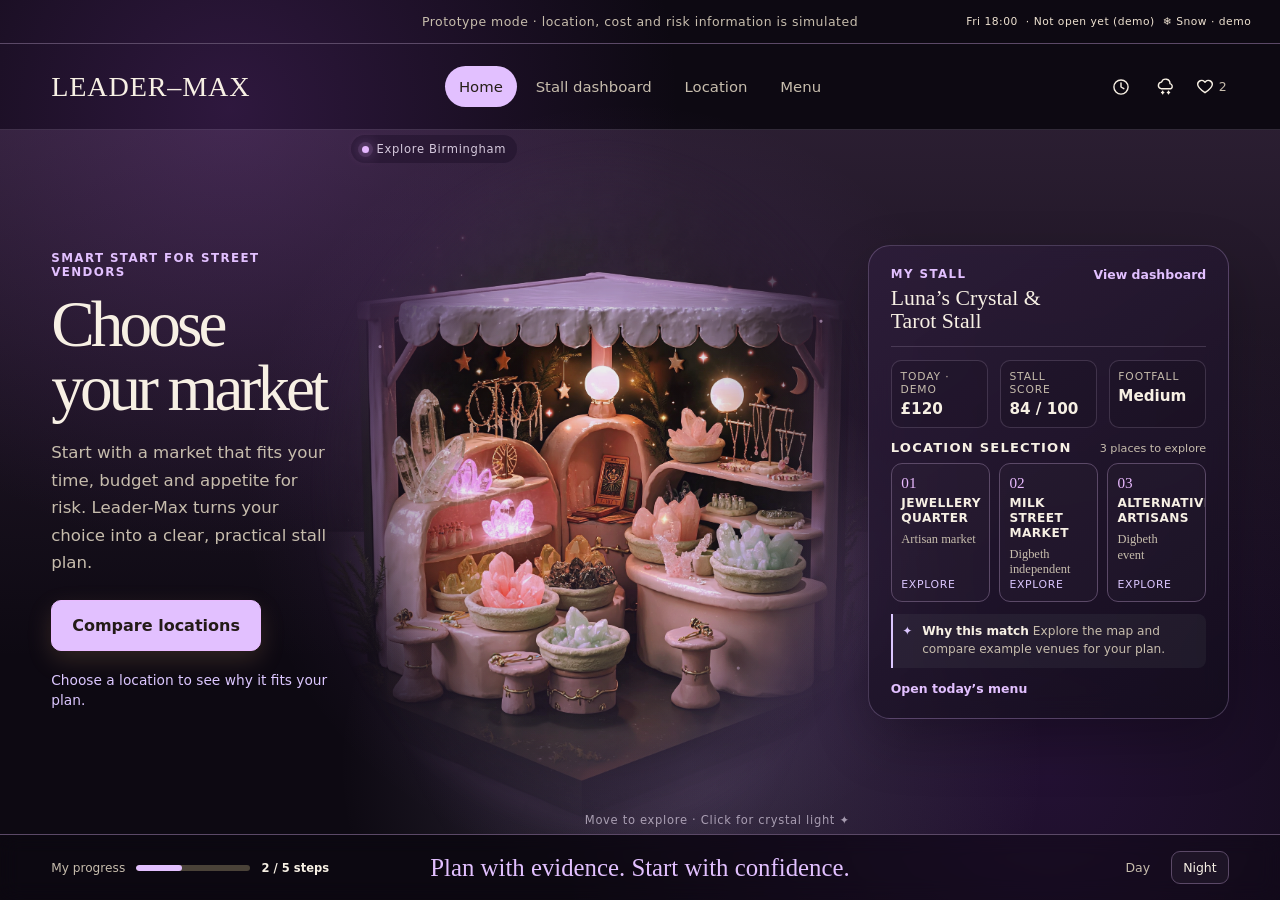
<file: index.html>
<!doctype html>
<html lang="en">
  <head>
    <meta charset="UTF-8" />
    <meta name="viewport" content="width=device-width, initial-scale=1" />
    <meta
      name="description"
      content="Leader-Max: a prototype decision-support interface for new street vendors."
    />
    <title>Leader-Max · Smart Stall Planner</title>
    <link rel="stylesheet" href="./style.css" />
  </head>
  <body>
    <main class="app-shell" aria-labelledby="page-title">
      <div class="prototype-notice">
        <span>Prototype mode · location, cost and risk information is simulated</span>
        <span class="micro-schedule">Fri 18:00 · setup &nbsp; Sat 18:00 · trial stall &nbsp; Sun · review</span>
      </div>

      <header class="site-header">
        <a class="brand" href="#home" aria-label="Leader-Max home">LEADER–MAX</a>
        <nav class="primary-nav" aria-label="Primary navigation">
          <a class="nav-link active" href="#home" aria-current="page">Home</a>
          <a class="nav-link" href="./shop.html">Stall dashboard</a>
          <a class="nav-link" href="./map/index.html">Location</a>
          <a class="nav-link" href="./menu/index.html">Menu</a>
        </nav>
        <div class="utility-nav" aria-label="Utility tools">
          <button class="icon-button" data-action="date" aria-label="Choose a vending date" title="Choose date">
            <span aria-hidden="true">▣</span>
          </button>
          <button class="icon-button" data-action="time" aria-label="Choose vending time" title="Choose time">
            <span aria-hidden="true">◷</span>
          </button>
          <button class="icon-button" data-action="saved" aria-label="View saved hot products" title="Saved hot products">
            <span aria-hidden="true">♡</span><span class="utility-count">2</span>
          </button>
          <button class="icon-button" data-action="recommendations" aria-label="View recommended products" title="Recommendations">
            <span aria-hidden="true">✦</span>
          </button>
        </div>
      </header>

      <section class="home-grid" id="home">
        <div class="intro-panel">
          <p class="eyebrow">SMART START FOR STREET VENDORS</p>
          <h1 id="page-title">Choose<br />your market</h1>
          <p class="intro-copy">
            Start with a market that fits your time, budget and appetite for risk.
            Leader-Max turns your choice into a clear, practical stall plan.
          </p>
          <button class="primary-action" id="compare-locations">
            Compare locations
          </button>
          <p class="interaction-note" id="assistant-note" aria-live="polite">
            Choose a location to see why it fits your plan.
          </p>
        </div>

        <section class="stall-stage" aria-label="Stall visual preview">
          <button class="model-stage" id="model-stage" type="button" aria-label="Stall visual. Click to reveal crystal starlight.">
            <video class="stall-video" autoplay muted loop playsinline preload="metadata" aria-hidden="true">
              <source src="./vedio.mp4" type="video/mp4" />
            </video>
            <span class="location-chip"><i></i><span id="visual-location">Explore Birmingham</span></span>
            <span class="model-glow" aria-hidden="true"></span>
            <span class="model-hint">Stall visual · click for starlight ✦</span>
          </button>
        </section>

        <aside class="plan-panel" aria-labelledby="plan-heading">
          <div class="plan-topline">
            <div>
              <p class="eyebrow">MY STALL</p>
              <h2 id="plan-heading">Luna’s Crystal &amp; Tarot Stall</h2>
            </div>
            <button class="text-button" id="view-dashboard">View dashboard</button>
          </div>

          <dl class="metrics" aria-label="Simulated example estimates for the selected location">
            <div><dt>Today · demo</dt><dd id="revenue">£120</dd></div>
            <div><dt>Stall score</dt><dd id="score">84 / 100</dd></div>
            <div><dt>Footfall</dt><dd id="footfall">Medium</dd></div>
          </dl>

          <div class="location-heading">
            <h3>Location selection</h3>
            <span>3 places to explore</span>
          </div>
          <div class="location-list" id="location-list" role="list">
            <button class="location-card" data-location="jewellery" role="listitem" aria-pressed="false"><span class="location-number">01</span><strong>Jewellery Quarter</strong><small>Artisan market</small><em>Explore</em></button>
            <button class="location-card" data-location="milk" role="listitem" aria-pressed="false"><span class="location-number">02</span><strong>Milk Street Market</strong><small>Digbeth · independent</small><em>Explore</em></button>
            <button class="location-card" data-location="alternative" role="listitem" aria-pressed="false"><span class="location-number">03</span><strong>Alternative Artisans</strong><small>Digbeth · event</small><em>Explore</em></button>
          </div>

          <div class="recommendation" id="recommendation">
            <span class="recommendation-mark">✦</span>
            <p><strong>Why this match</strong> Explore the map and compare example venues for your plan.</p>
          </div>
          <button class="menu-link" id="open-menu">Open today’s menu</button>
        </aside>
      </section>

      <footer class="control-bar">
        <div class="progress-block" aria-label="Planning progress">
          <span>My progress</span>
          <div class="progress-track"><span id="progress-fill"></span></div>
          <strong id="progress-label">2 / 5 steps</strong>
        </div>
        <p class="footer-tagline">Plan with evidence. Start with confidence.</p>
        <div class="theme-controls" aria-label="Display controls">
          <button class="mode-button active" data-mode="day" aria-pressed="true">Day</button>
          <button class="mode-button" data-mode="night" aria-pressed="false">Night</button>
          <button class="mode-button" id="language-toggle" aria-pressed="false">EN</button>
        </div>
      </footer>
    </main>

    <div class="toast" id="toast" role="status" aria-live="polite"></div>
    <script src="./app.js"></script>
  </body>
</html>
</file>
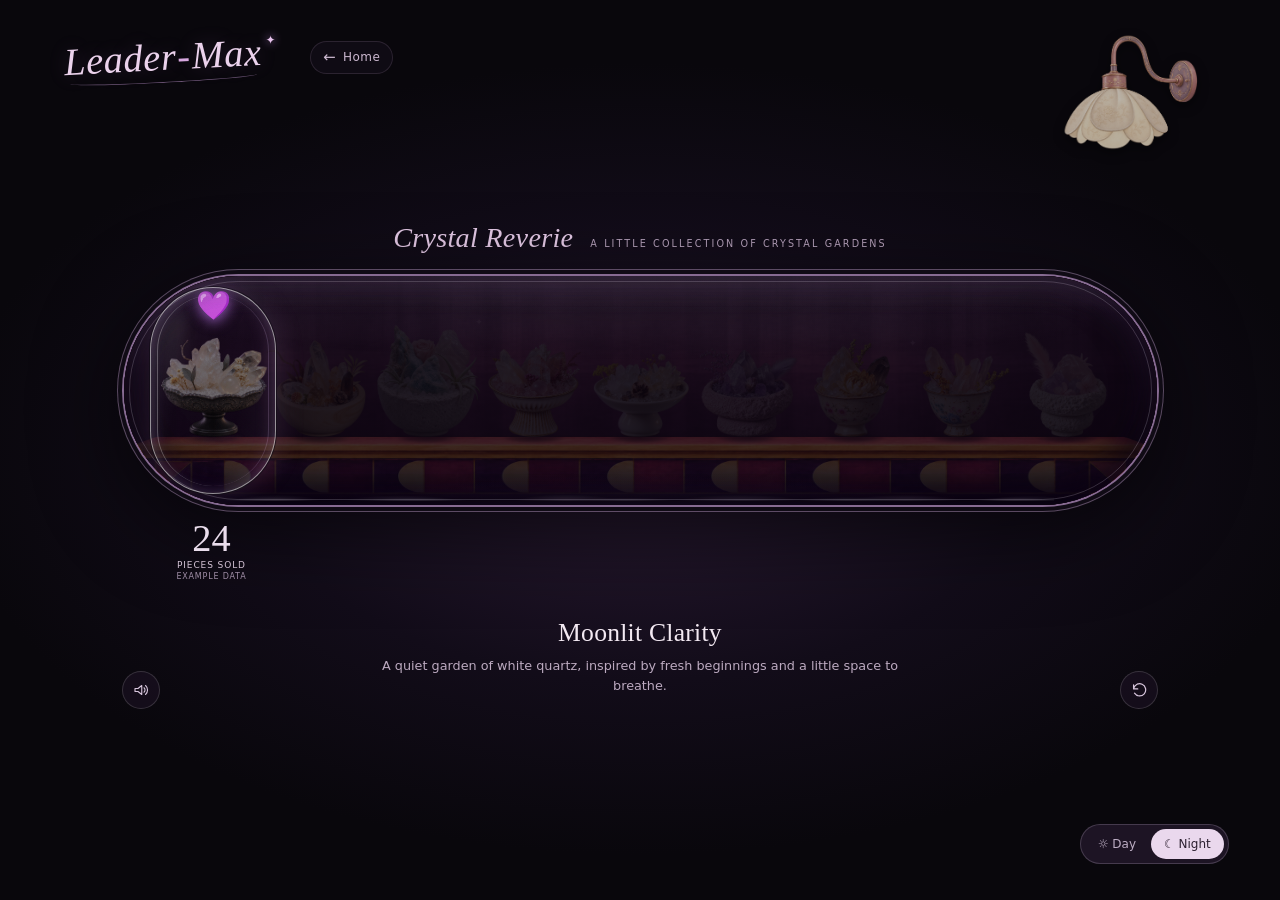
<file: menu/index.html>
<!doctype html>
<html lang="en">
<head>
  <meta charset="utf-8">
  <meta name="viewport" content="width=device-width, initial-scale=1">
  <meta name="theme-color" content="#100b15">
  <title>Crystal Collection · Leader-Max</title>
  <!-- The midnight cabinet, aligned crystals and contact shadows are styled in style.css. -->
  <link rel="stylesheet" href="./style.css?v=crystal-night-sky-16">
</head>
<body>
  <main class="canvas" aria-label="Crystal collection prototype">
    <div class="night-sky" aria-hidden="true"><i></i><i></i><i></i><i></i></div>
    <header class="menu-header">
      <a class="brand" href="../index.html" aria-label="Leader-Max, back to home"><span class="brand-word">Leader<span class="brand-dash">-</span>Max</span><span class="brand-spark" aria-hidden="true">✦</span></a>
      <a class="home-link" href="../index.html"><span class="home-arrow" aria-hidden="true">←</span><span>Home</span></a>
    </header>
    <div class="wall-lamp" aria-hidden="true"><span class="lamp-glow"></span><span class="lamp-beam"></span><span class="lamp-sparkles"><i></i><i></i><i></i><i></i><i></i></span><img class="lamp-image" src="./images/rose-lilac-flower-sconce.png" alt=""></div>
    <section class="slider-space" aria-label="Crystal garden slider">
      <div class="display-title"><span class="display-title-script">Crystal Reverie</span><span class="display-title-copy">A LITTLE COLLECTION OF CRYSTAL GARDENS</span></div>
      <div class="slider-frame" id="crystal-slider" role="slider" tabindex="0" aria-label="Explore the crystal gardens" aria-valuemin="0" aria-valuemax="8" aria-valuenow="0" aria-valuetext="Moonlit Clarity, 0 of 9 illuminated">
        <!-- Raised midnight cabinet background. -->
        <div class="shelf-atmosphere" aria-hidden="true"></div>
        <div class="shelf-dim" aria-hidden="true"></div>
        <!-- Nine crystal gardens and their contact shadows. -->
        <div class="shelf" aria-hidden="true">
          <div class="piece current">
            <span class="contact-shadow"></span>
            <img src="../assets/menu/crystal-planters/cutouts/01-white-quartz-pedestal.png" alt="" draggable="false">
          </div>
          <div class="piece">
            <span class="contact-shadow"></span>
            <img src="../assets/menu/crystal-planters/cutouts/02-golden-quartz-wood-bowl.png" alt="" draggable="false">
          </div>
          <div class="piece">
            <span class="contact-shadow"></span>
            <img src="../assets/menu/crystal-planters/cutouts/03-mint-rose-stone-bowl.png" alt="" draggable="false">
          </div>
          <div class="piece">
            <span class="contact-shadow"></span>
            <img src="../assets/menu/crystal-planters/cutouts/04-rose-quartz-pedestal.png" alt="" draggable="false">
          </div>
          <div class="piece">
            <span class="contact-shadow"></span>
            <img src="../assets/menu/crystal-planters/cutouts/05-white-citrine-pedestal.png" alt="" draggable="false">
          </div>
          <div class="piece">
            <span class="contact-shadow"></span>
            <img src="../assets/menu/crystal-planters/cutouts/06-amethyst-lavender-bowl.png" alt="" draggable="false">
          </div>
          <div class="piece">
            <span class="contact-shadow"></span>
            <img src="../assets/menu/crystal-planters/cutouts/07-smoky-quartz-floral-cup.png" alt="" draggable="false">
          </div>
          <div class="piece">
            <span class="contact-shadow"></span>
            <img src="../assets/menu/crystal-planters/cutouts/08-rose-quartz-floral-cup.png" alt="" draggable="false">
          </div>
          <div class="piece">
            <span class="contact-shadow"></span>
            <img src="../assets/menu/crystal-planters/cutouts/09-pink-lavender-stone-bowl.png" alt="" draggable="false">
          </div>
        </div>
        <div class="snowfall" aria-hidden="true"></div><div class="snow-bank" aria-hidden="true"></div>
        <span class="glass-lens" aria-hidden="true"><span class="glass-shine"></span></span>
      </div>
      <div class="display-details">
        <div class="sales-marker" aria-live="polite"><span class="sales-number" id="sales-number">24</span><span class="sales-label">PIECES SOLD</span><span class="sales-example">EXAMPLE DATA</span></div>
        <div class="product-story" aria-live="polite"><h1 id="product-name">Moonlit Clarity</h1><p id="product-meaning">A quiet garden of white quartz, inspired by fresh beginnings and a little space to breathe.</p></div>
      </div>
      <button class="sound-toggle" id="sound-toggle" type="button" aria-label="Mute background music and sound effects" aria-pressed="true" title="Mute music and sounds"><svg viewBox="0 0 24 24" aria-hidden="true"><path d="M4 10v4h4l5 4V6l-5 4H4Zm12-1a4 4 0 0 1 0 6m2-9a8 8 0 0 1 0 12"/></svg><span class="mute-mark" aria-hidden="true"></span></button>
      <button class="reset" id="reset" type="button" aria-label="Reset the crystal slider" title="Reset"><svg viewBox="0 0 24 24" aria-hidden="true"><path d="M4.5 10a7.7 7.7 0 1 1 1.2 5.4M4.5 4.7V10h5.3"/></svg></button>
      <span id="slider-announcement" class="sr-only" aria-live="polite"></span>
    </section>
    <div class="theme-switch" role="group" aria-label="Display lighting"><button type="button" data-theme="day" aria-pressed="false">☼ <span>Day</span></button><button type="button" data-theme="night" aria-pressed="true">☾ <span>Night</span></button></div>
  </main>
  <audio id="background-music" src="./audio/crystal-breeze.wav" preload="none" loop></audio>
  <script src="./app.js?v=crystal-night-sky-16"></script>
</body>
</html>
</file>
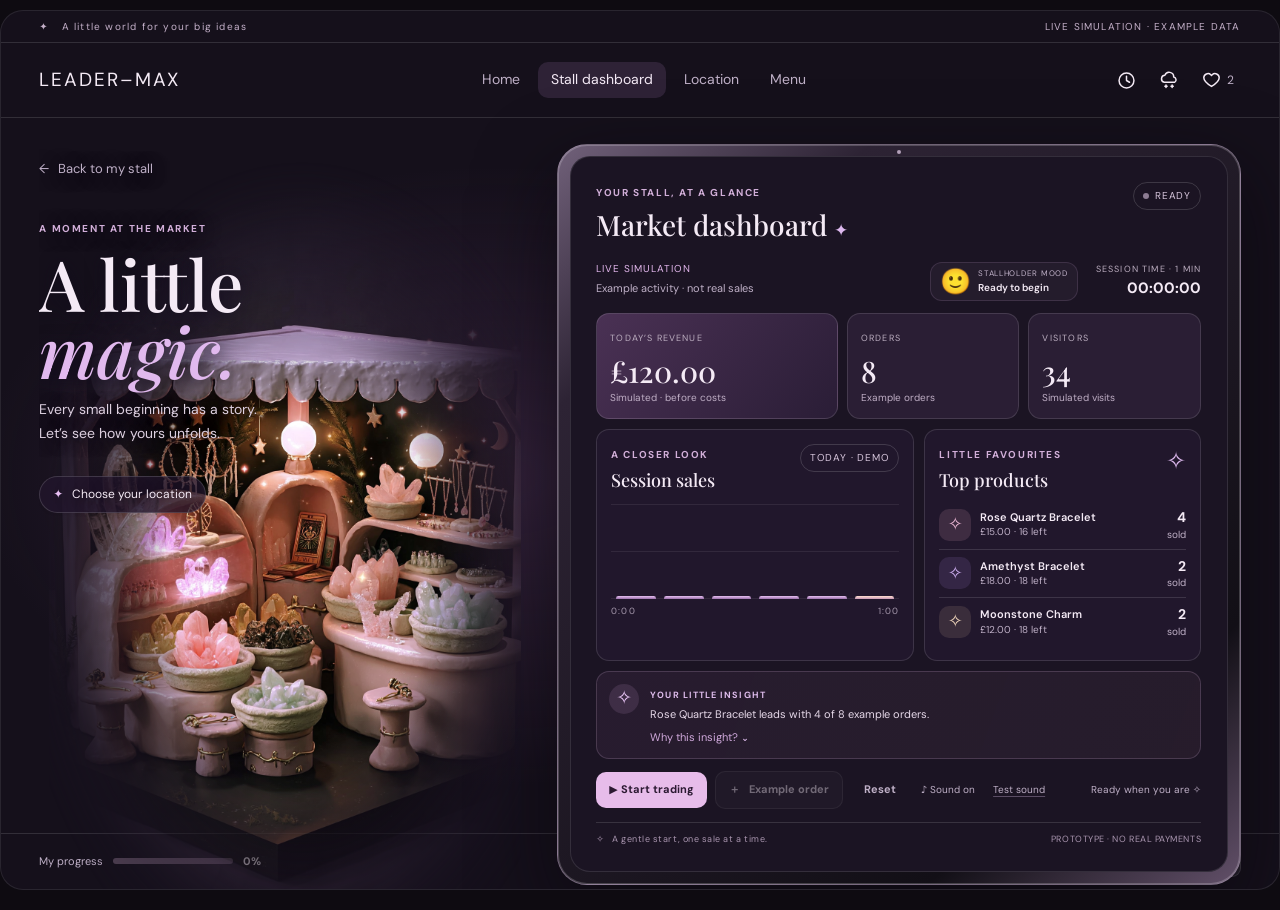
<file: shop.html>
<!doctype html>
<html lang="en">
<head><meta charset="utf-8"><meta name="viewport" content="width=device-width, initial-scale=1"><title>Stall Dashboard · Leader-Max</title><link rel="stylesheet" href="shop.css"></head>
<body>
<div class="snow-layer" id="snow-layer" aria-hidden="true"></div>
<div class="app-shell">
  <div class="notice"><span>✦ &nbsp; A little world for your big ideas</span><span>LIVE SIMULATION · EXAMPLE DATA</span></div>
  <header class="topbar"><a class="brand" href="./index.html">LEADER–MAX</a><nav aria-label="Primary navigation"><a href="./index.html">Home</a><a class="active" aria-current="page" href="./shop.html">Stall dashboard</a><a href="./map/index.html">Location</a><a href="./menu/index.html">Menu</a></nav><div class="top-actions" aria-label="Utility tools">
          <div class="utility-item"><button class="utility-button" aria-label="Current time and stall hours" aria-describedby="clock-detail"><svg viewBox="0 0 24 24" aria-hidden="true"><circle cx="12" cy="12" r="8.5"/><path d="M12 7v5l3.4 2"/></svg></button><div class="utility-pop" id="clock-detail" role="tooltip"><strong>Local time · <span id="live-clock">--:--:--</span></strong><span id="stall-countdown">Not currently open</span><br><span>Example: Friday 18:00–22:00</span></div></div>
          <div class="utility-item"><button class="utility-button" aria-label="Example stall weather" aria-describedby="weather-detail"><svg viewBox="0 0 24 24" aria-hidden="true"><path d="M6 14a4 4 0 0 1 .7-7.9A5.2 5.2 0 0 1 16.8 8 3.3 3.3 0 0 1 18 14H6Z"/><path d="M8 17v3m-1.3-1.5h2.6M15 17v3m-1.3-1.5h2.6"/></svg></button><div class="utility-pop weather-pop" id="weather-detail" role="tooltip"><div class="weather-head"><strong>Today’s stall weather</strong><span>DEMO DATA</span></div><p>Example session · 18:00–22:00</p><div class="weather-hours"><div><span>18:00</span><b>☁️</b><strong>4°</strong><span>Cloudy</span></div><div><span>19:00</span><b>🌨️</b><strong>3°</strong><span>Snow</span></div><div><span>20:00</span><b>🌨️</b><strong>2°</strong><span>Snow</span></div><div><span>21:00</span><b>🌨️</b><strong>1°</strong><span>Snow</span></div><div><span>22:00</span><b>☁️</b><strong>0°</strong><span>Cloudy</span></div></div><svg class="weather-curve" viewBox="0 0 300 34" preserveAspectRatio="none" aria-hidden="true"><path d="M30 5 Q60 6 90 10 T150 16 T210 22 T270 28"/><g><circle cx="30" cy="5" r="3"/><circle cx="90" cy="10" r="3"/><circle cx="150" cy="16" r="3"/><circle cx="210" cy="22" r="3"/><circle cx="270" cy="28" r="3"/></g></svg><div class="weather-legend"><span>Temperature trend</span><span>Simulated · not live</span></div></div></div>
          <button class="utility-button saved-heart" aria-label="2 saved hot products"><svg viewBox="0 0 24 24" aria-hidden="true"><path d="M20.8 8.8c0 4-4.6 7.3-8.8 10-4.2-2.7-8.8-6-8.8-10a4.7 4.7 0 0 1 8-3.3l.8.8.8-.8a4.7 4.7 0 0 1 8 3.3Z"/></svg><span>2</span></button>
        </div></header>
  <main class="dashboard-layout">
    <section class="scene" aria-labelledby="scene-title"><div class="scene-copy"><a href="./index.html" class="back-link">← &nbsp; Back to my stall</a><p class="eyebrow">A MOMENT AT THE MARKET</p><h1 id="scene-title">A little<br><em>magic.</em></h1><p>Every small beginning has a story.<br>Let’s see how yours unfolds.</p><div class="scene-location"><span class="location-star">✦</span><span id="location">Choose your location</span></div></div><div class="stall-picture" role="img" aria-label="Luna's pink crystal and tarot market stall"><span class="crystal-glow glow-one" aria-hidden="true"></span><span class="crystal-glow glow-two" aria-hidden="true"></span></div></section>
    <section class="tablet-wrap" aria-label="Simulated stall dashboard"><div class="tablet"><div class="camera"></div><div class="tablet-screen"><div class="tablet-top"><div><span class="screen-eyebrow">YOUR STALL, AT A GLANCE</span><h2>Market dashboard <span>✦</span></h2></div><div class="status-pill"><span id="status-dot"></span><span id="status">READY</span></div></div>
      <div class="dashboard-head"><div><span class="sample-label">LIVE SIMULATION</span><p>Example activity · not real sales</p></div><div class="session-details"><div class="mood" aria-label="Vendor mood"><span id="mood-emoji" class="mood-emoji">🙂</span><div><span>STALLHOLDER MOOD</span><strong id="mood-label">Ready to begin</strong></div></div><div class="timer-box"><span>SESSION TIME · 1 MIN</span><strong id="timer">00:00:00</strong></div></div></div>
      <div class="stats"><article class="stat stat-main"><span>TODAY’S REVENUE</span><strong id="revenue">£120.00</strong><small>Simulated · before costs</small></article><article class="stat"><span>ORDERS</span><strong id="orders">8</strong><small>Example orders</small></article><article class="stat"><span>VISITORS</span><strong id="visitors">34</strong><small>Simulated visits</small></article></div>
      <div class="screen-grid"><article class="panel chart-panel"><div class="panel-head"><div><span class="screen-eyebrow">A CLOSER LOOK</span><h3>Session sales</h3></div><span class="pill">TODAY · DEMO</span></div><div class="chart" aria-label="Example revenue over time"><div class="chart-guides"><i></i><i></i><i></i></div><div id="bars" class="bars"></div></div><div class="chart-axis"><span>0:00</span><span>1:00</span></div></article>
      <article class="panel products-panel"><div class="panel-head"><div><span class="screen-eyebrow">LITTLE FAVOURITES</span><h3>Top products</h3></div><span class="panel-spark">✧</span></div><div id="products" class="product-list"></div></article></div>
      <article class="insight"><div class="insight-icon">✧</div><div><span>YOUR LITTLE INSIGHT</span><p id="insight-text">Rose Quartz Bracelet leads with 4 of 8 example orders.</p><button id="insight-toggle" aria-expanded="false" type="button">Why this insight? <span>⌄</span></button><p id="insight-reason" hidden></p></div></article>
      <div class="controls"><button id="toggle-simulation" class="start-button" type="button">▶ &nbsp; Start trading</button><button id="add-order" class="secondary-button" type="button" disabled>＋ &nbsp; Example order</button><button id="reset" class="reset-button" type="button">Reset</button><button id="sound-toggle" class="sound-button" type="button" aria-pressed="true" aria-label="Mute sale sound">♪ Sound on</button><button id="sound-test" class="sound-test" type="button" aria-label="Play a sample sale sound">Test sound</button><span id="activity" role="status" aria-live="polite">Ready when you are ✧</span></div>
      <div class="tablet-footer"><span>✧ &nbsp; A gentle start, one sale at a time.</span><span>PROTOTYPE · NO REAL PAYMENTS</span></div>
    </div></div><p class="tablet-caption">Your market day, beautifully in view.</p></section>
  </main><footer class="bottom"><div class="session-progress"><span>My progress</span><div id="progress-track" class="session-track" role="progressbar" aria-label="Simulated trading session progress" aria-valuemin="0" aria-valuemax="100" aria-valuenow="0"><span id="progress-fill"></span></div><strong id="progress">0%</strong></div><span>Plan with evidence. Start with confidence.</span><div class="theme" role="group" aria-label="Display mode"><button data-theme="day">Day</button><button data-theme="night" aria-pressed="true">Night</button></div></footer>
</div><script src="shop.js"></script>
</body></html>
</file>
<file: style.css>
:root {
  --ink: #f7f0e4;
  --muted: #c7bdad;
  --paper: #17111e;
  --panel: #211729;
  --panel-strong: #2b1e35;
  --line: #5b4967;
  --line-soft: rgba(239, 217, 255, 0.16);
  --accent: #e2c0ff;
  --accent-strong: #a36bd6;
  --accent-warm: #e9baff;
  --success: #dcc7ff;
  --shadow: 0 28px 90px rgba(0, 0, 0, 0.35);
  --serif: "Iowan Old Style", Baskerville, "Times New Roman", serif;
  --script: "Snell Roundhand", "Apple Chancery", cursive;
  --sans: Inter, ui-sans-serif, system-ui, -apple-system, BlinkMacSystemFont, "Segoe UI", sans-serif;
}

* { box-sizing: border-box; }
html { background: #0d0912; scroll-behavior: smooth; }
body {
  min-width: 320px;
  min-height: 100vh;
  margin: 0;
  color: var(--ink);
  background:
    radial-gradient(circle at 16% 12%, rgba(164, 101, 208, 0.22), transparent 27rem),
    radial-gradient(circle at 82% 78%, rgba(99, 43, 128, 0.17), transparent 30rem),
    #0d0912;
  font-family: var(--sans);
}

button, a { font: inherit; }
button { color: inherit; }
.app-shell {
  width: min(98vw, 1600px);
  min-height: min(94vh, 980px);
  margin: 2.3vh auto;
  overflow: hidden;
  background: linear-gradient(145deg, #21172a 0%, var(--paper) 68%);
  border: 1px solid rgba(235, 214, 255, 0.13);
  border-radius: 28px;
  box-shadow: var(--shadow);
}

.prototype-notice {
  display: flex;
  justify-content: center;
  align-items: center;
  min-height: 48px;
  padding: 0.65rem 1.8rem;
  border-bottom: 1px solid var(--line);
  color: var(--muted);
  font-size: 0.78rem;
  letter-spacing: 0.04em;
  position: relative;
}
.micro-schedule { position: absolute; right: 1.8rem; font-size: 0.67rem; color: #eee2d1; }

.site-header {
  min-height: 112px;
  display: grid;
  grid-template-columns: minmax(190px, 1fr) auto minmax(190px, 1fr);
  align-items: center;
  gap: 1.5rem;
  padding: 1rem 2.4rem;
  border-bottom: 1px solid var(--line-soft);
}
.brand {
  justify-self: start;
  color: var(--ink);
  text-decoration: none;
  font-family: var(--serif);
  font-size: clamp(1.35rem, 2.2vw, 2rem);
  letter-spacing: 0.03em;
}
.primary-nav { display: flex; align-items: center; gap: 0.25rem; }
.nav-link {
  color: var(--muted);
  padding: 0.7rem 0.9rem;
  border-radius: 999px;
  text-decoration: none;
  font-size: 0.93rem;
  transition: color .2s ease, background-color .2s ease;
}
.nav-link:hover, .nav-link:focus-visible, .nav-link.active { color: #251e18; background: var(--accent-warm); outline: none; }
.utility-nav { justify-self: end; display: flex; gap: 0.35rem; align-items: center; }
.icon-button, .mode-button, .text-button, .menu-link, .primary-action, .location-card { cursor: pointer; }
.icon-button {
  display: inline-grid;
  place-items: center;
  grid-auto-flow: column;
  min-width: 36px;
  height: 36px;
  padding: 0;
  color: var(--ink);
  background: transparent;
  border: 1px solid transparent;
  border-radius: 50%;
  font-size: 1.15rem;
}
.icon-button:hover, .icon-button:focus-visible { border-color: var(--accent); color: var(--accent); outline: none; }
.utility-count { margin-left: 0.1rem; font-size: 0.78rem; color: var(--muted); }

.home-grid {
  display: grid;
  grid-template-columns: minmax(250px, 0.82fr) minmax(410px, 1.35fr) minmax(360px, 1.05fr);
  gap: clamp(1rem, 2.4vw, 2.6rem);
  min-height: 610px;
  padding: clamp(2rem, 4vw, 4.4rem) clamp(1.8rem, 4vw, 4.5rem) 2.5rem;
}
.intro-panel { display: flex; flex-direction: column; justify-content: center; padding-bottom: 2rem; }
.eyebrow { margin: 0 0 0.9rem; color: var(--accent); font-size: 0.74rem; font-weight: 700; letter-spacing: 0.12em; }
h1, h2, h3, p { margin-top: 0; }
h1 {
  margin-bottom: 1.2rem;
  font-family: var(--serif);
  font-size: clamp(3rem, 5vw, 5.2rem);
  line-height: 0.92;
  font-weight: 500;
  letter-spacing: -0.06em;
}
.intro-copy { max-width: 28rem; margin-bottom: 2rem; color: var(--muted); font-size: clamp(1rem, 1.3vw, 1.14rem); line-height: 1.65; }
.primary-action {
  width: fit-content;
  padding: 0.95rem 1.25rem;
  color: #241b18;
  background: var(--accent-warm);
  border: 1px solid var(--accent-warm);
  border-radius: 10px;
  font-weight: 750;
  box-shadow: 0 9px 24px rgba(231, 174, 117, 0.17);
  transition: transform .2s ease, background .2s ease;
}
.primary-action:hover, .primary-action:focus-visible { background: #f4c794; transform: translateY(-2px); outline: 2px solid var(--accent); outline-offset: 3px; }
.interaction-note { min-height: 2.6rem; margin: 1.25rem 0 0; color: var(--success); font-size: 0.86rem; line-height: 1.45; }

.stall-stage {
  position: relative;
  align-self: stretch;
  min-height: 550px;
  isolation: isolate;
}
.model-stage {
  position: relative;
  z-index: 0;
  display: block;
  width: 100%;
  min-height: 550px;
  overflow: hidden;
  padding: 0;
  color: var(--ink);
  background: transparent;
  border: 0;
  border-radius: 0;
  cursor: crosshair;
  outline: none;
}
.model-stage::before {
  position: absolute;
  inset: 0;
  z-index: 1;
  content: "";
  pointer-events: none;
  background:
    radial-gradient(ellipse at 50% 70%, rgba(191, 121, 234, 0.16), transparent 45%),
    radial-gradient(ellipse at 10% 24%, rgba(100, 57, 139, 0.20), transparent 38%),
    linear-gradient(90deg, rgba(23, 17, 30, 0.16), transparent 25%, transparent 75%, rgba(23, 17, 30, 0.16));
}
.model-stage:focus-visible { outline: 2px solid var(--accent); outline-offset: 7px; }
.stall-video { position: absolute; inset: 0; width: 100%; height: 100%; object-fit: contain; object-position: center center; background: #21132e; filter: brightness(.72) saturate(.9); pointer-events: none; }
.model-stage::before { background: linear-gradient(rgba(48, 20, 75, .27), rgba(28, 10, 53, .30)), radial-gradient(ellipse at center, transparent 28%, rgba(30, 12, 55, .36) 100%); }
.stall-model {
  position: absolute;
  z-index: 1;
  left: 50%;
  bottom: -7%;
  width: min(112%, 620px);
  height: 112%;
  max-width: none;
  object-fit: cover;
  object-position: 50% 54%;
  filter: saturate(1.08) contrast(1.02) drop-shadow(0 28px 34px rgba(0, 0, 0, 0.46));
  mix-blend-mode: screen;
  transform: translate3d(calc(-50% + var(--move-x, 0px)), var(--move-y, 0px), 0) scale(var(--model-scale, 1));
  transform-origin: 50% 62%;
  transition: transform 360ms cubic-bezier(.2,.7,.2,1), filter 380ms ease;
  user-select: none;
  -webkit-user-drag: none;
  -webkit-mask-image: radial-gradient(ellipse 68% 72% at 50% 56%, #000 50%, rgba(0, 0, 0, .9) 66%, transparent 96%);
  mask-image: radial-gradient(ellipse 68% 72% at 50% 56%, #000 50%, rgba(0, 0, 0, .9) 66%, transparent 96%);
}
.model-stage:hover .stall-model, .model-stage:focus-visible .stall-model { --model-scale: 1.035; filter: saturate(1.16) brightness(1.06) drop-shadow(0 34px 42px rgba(0, 0, 0, 0.54)); }
.location-chip, .model-hint {
  position: absolute;
  z-index: 3;
  color: rgba(248, 237, 255, 0.83);
  font-size: 0.72rem;
  letter-spacing: 0.06em;
}
.location-chip { top: 1rem; left: 1rem; display: inline-flex; gap: .5rem; align-items: center; padding: .45rem .65rem; border-radius: 999px; background: rgba(30, 17, 40, 0.44); backdrop-filter: blur(8px); }
.location-chip i { width: 7px; height: 7px; border-radius: 50%; background: #e6b7ff; box-shadow: 0 0 0 4px rgba(224, 168, 255, .12), 0 0 15px #e2a5ff; }
.model-hint { right: 1rem; bottom: 1rem; opacity: .72; transition: opacity .2s ease; }
.model-stage:hover .model-hint { opacity: 1; }
.nebula { position: absolute; z-index: 0; display: block; width: 240px; aspect-ratio: 1; border-radius: 50%; filter: blur(35px); opacity: .38; pointer-events: none; }
.nebula-one { top: 12%; left: -10%; background: #b75de6; }.nebula-two { right: -14%; bottom: 16%; background: #6b2c91; }
.model-glow { position: absolute; z-index: 2; width: 9px; height: 9px; border-radius: 50%; pointer-events: none; opacity: 0; background: #fff8ff; box-shadow: 0 0 0 5px rgba(255, 193, 250, .2), 0 0 16px 8px rgba(238, 162, 255, .72); transform: translate(-50%, -50%) scale(.2); }
.model-glow.burst { animation: crystal-burst 900ms ease-out forwards; }
.crystal-spark { position: absolute; z-index: 3; width: 7px; height: 7px; pointer-events: none; background: #fff7ff; clip-path: polygon(50% 0%, 61% 39%, 100% 50%, 61% 61%, 50% 100%, 39% 61%, 0% 50%, 39% 39%); box-shadow: 0 0 13px 4px rgba(239, 170, 255, .88); animation: crystal-spark 920ms cubic-bezier(.13,.68,.31,1) forwards; }
@keyframes crystal-burst { 15% { opacity: 1; transform: translate(-50%, -50%) scale(1); } 100% { opacity: 0; transform: translate(-50%, -50%) scale(9); } }
@keyframes crystal-spark { 0% { opacity: 0; transform: translate(-50%, -50%) scale(.3); } 18% { opacity: 1; } 100% { opacity: 0; transform: translate(calc(-50% + var(--spark-x)), calc(-50% + var(--spark-y))) scale(1.25) rotate(90deg); } }

.plan-panel { align-self: center; padding: 1.35rem; background: rgba(43, 38, 33, 0.88); border: 1px solid var(--line); border-radius: 22px; }
.plan-topline { display: flex; gap: 1rem; justify-content: space-between; align-items: flex-start; padding-bottom: 1.1rem; border-bottom: 1px solid var(--line-soft); }
.plan-topline .eyebrow { margin-bottom: .35rem; }
h2 { margin-bottom: 0; font-family: var(--serif); font-size: clamp(1.3rem, 1.7vw, 1.75rem); font-weight: 500; line-height: 1.05; }
.text-button, .menu-link { padding: 0; color: var(--accent); background: none; border: 0; font-size: .78rem; font-weight: 700; white-space: nowrap; }
.text-button:hover, .menu-link:hover, .text-button:focus-visible, .menu-link:focus-visible { color: #f1d7ff; text-decoration: underline; outline: none; }
.metrics { display: grid; grid-template-columns: repeat(3, 1fr); gap: .7rem; margin: 1rem 0; }
.metrics div { padding: .7rem; border: 1px solid var(--line-soft); border-radius: 10px; background: rgba(0,0,0,.1); }
.metrics dt { margin-bottom: .25rem; color: var(--muted); font-size: .67rem; text-transform: uppercase; letter-spacing: .08em; }.metrics dd { margin: 0; font-size: .95rem; font-weight: 750; }
.location-heading { display: flex; align-items: baseline; justify-content: space-between; margin: 1.15rem 0 .6rem; }.location-heading h3 { margin: 0; font-size: .82rem; text-transform: uppercase; letter-spacing: .09em; }.location-heading span { color: var(--muted); font-size: .7rem; }
.location-list { display: grid; grid-template-columns: repeat(3, 1fr); gap: .55rem; }
.location-card { min-height: 145px; padding: .7rem; display: flex; flex-direction: column; align-items: flex-start; color: var(--ink); text-align: left; background: rgba(255,255,255,.015); border: 1px solid var(--line); border-radius: 11px; transition: transform .2s, border-color .2s, background-color .2s; }
.location-card:hover, .location-card:focus-visible { border-color: var(--accent); transform: translateY(-2px); outline: none; }.location-card.selected { background: rgba(187, 152, 255, .11); border-color: var(--accent); }
.location-number { color: var(--accent-warm); font-family: var(--serif); font-size: .95rem; }.location-card strong { margin-top: .25rem; font-family: var(--serif); font-size: .98rem; line-height: 1.05; }.location-card small { margin-top: .4rem; color: var(--muted); line-height: 1.3; font-size: .7rem; }.location-card em { margin-top: auto; color: var(--success); font-style: normal; font-size: .68rem; text-transform: uppercase; letter-spacing: .06em; }
.recommendation { display: flex; align-items: flex-start; gap: .6rem; margin: 1rem 0 .8rem; padding: .75rem; color: var(--muted); background: rgba(184, 222, 202, .06); border-left: 2px solid var(--success); border-radius: 0 8px 8px 0; font-size: .76rem; line-height: 1.45; }.recommendation p { margin: 0; }.recommendation strong { color: var(--ink); }.recommendation-mark { color: var(--success); }

.control-bar { min-height: 80px; display: grid; grid-template-columns: 1fr auto 1fr; align-items: center; gap: 1rem; padding: 1rem 2.4rem; border-top: 1px solid var(--line); color: var(--muted); }.progress-block { display: flex; align-items: center; gap: .7rem; font-size: .76rem; }.progress-track { width: 114px; height: 6px; overflow: hidden; border-radius: 99px; background: #4a4238; }.progress-track span { display: block; width: 40%; height: 100%; border-radius: inherit; background: var(--accent); transition: width .3s ease; }.progress-block strong { color: var(--ink); font-size: .72rem; }.footer-tagline { margin: 0; color: var(--accent-warm); font-family: var(--script); font-size: 1.55rem; white-space: nowrap; }.theme-controls { justify-self: end; display: flex; gap: .45rem; }.mode-button { min-width: 52px; padding: .5rem .7rem; color: var(--muted); background: transparent; border: 1px solid transparent; border-radius: 9px; font-size: .78rem; }.mode-button:hover, .mode-button:focus-visible, .mode-button.active { color: var(--ink); border-color: var(--line); background: rgba(255,255,255,.04); outline: none; }
.toast { position: fixed; right: 1.25rem; bottom: 1.25rem; z-index: 10; max-width: min(90vw, 340px); padding: .8rem 1rem; color: #201d19; background: #f0dfca; border-radius: 10px; box-shadow: 0 15px 36px rgba(0,0,0,.3); font-size: .86rem; opacity: 0; transform: translateY(12px); pointer-events: none; transition: opacity .24s ease, transform .24s ease; }.toast.show { opacity: 1; transform: translateY(0); }



/* Feather the actual video edges into the surrounding night scene. */
.home-grid .stall-video {
  background: transparent;
  object-fit: cover;
  -webkit-mask-image: radial-gradient(ellipse 50% 50% at 50% 50%, #000 35%, rgba(0, 0, 0, .94) 53%, rgba(0, 0, 0, .45) 76%, transparent 100%);
  mask-image: radial-gradient(ellipse 50% 50% at 50% 50%, #000 35%, rgba(0, 0, 0, .94) 53%, rgba(0, 0, 0, .45) 76%, transparent 100%);
}


/* A gentle camera move keeps the scene alive between video loops. */
@keyframes stall-camera-drift {
  from { scale: 1; }
  to { scale: 1.12; }
}
.home-grid .stall-video {
  animation: stall-camera-drift 16s ease-in-out infinite alternate;
}
.stall-video::-webkit-media-controls { display: none !important; }
.stall-video::-webkit-media-controls-start-playback-button { display: none !important; -webkit-appearance: none; }
@media (prefers-reduced-motion: reduce) {
  .home-grid .stall-video { animation: none; }
}

/* Full-screen home composition: the stall visual blends into the purple-black scene. */
@media (min-width: 721px) {
  html,
  body {
    width: 100%;
    height: 100%;
    min-height: 100dvh;
    overflow: hidden;
  }

  .app-shell {
    width: 100vw;
    height: 100vh;
    height: 100dvh;
    min-height: 0;
    margin: 0;
    display: grid;
    grid-template-rows: 44px 86px minmax(0, 1fr) 66px;
    overflow: hidden;
    border: 0;
    border-radius: 0;
    box-shadow: none;
    background:
      radial-gradient(circle at 49% 54%, rgba(193, 117, 246, 0.17), transparent 24rem),
      radial-gradient(circle at 18% 12%, rgba(117, 55, 155, 0.32), transparent 28rem),
      radial-gradient(circle at 82% 86%, rgba(71, 30, 104, 0.38), transparent 31rem),
      #0d0912;
  }

  .prototype-notice {
    min-height: 0;
    height: 44px;
    padding: 0.45rem 2.4rem;
  }

  .site-header {
    min-height: 0;
    padding: 0.75rem clamp(1.8rem, 4vw, 4.5rem);
  }

  .home-grid {
    position: relative;
    min-height: 0;
    height: 100%;
    overflow: hidden;
    align-items: stretch;
    gap: clamp(1rem, 2.8vw, 3rem);
    padding: clamp(1.25rem, 2.6vh, 2.2rem) clamp(1.8rem, 4vw, 4.5rem);
  }

  .home-grid::before {
    position: absolute;
    inset: 0;
    z-index: 0;
    content: "";
    pointer-events: none;
    background:
      radial-gradient(ellipse at 50% 52%, rgba(194, 117, 255, 0.13), transparent 34%),
      linear-gradient(90deg, rgba(13, 9, 18, 0.38), transparent 34%, transparent 68%, rgba(13, 9, 18, 0.38));
  }

  .intro-panel,
  .plan-panel {
    position: relative;
    z-index: 2;
    min-height: 0;
  }

  .intro-panel {
    padding-bottom: 0;
  }

  .intro-copy {
    margin-bottom: clamp(1rem, 2.6vh, 1.8rem);
  }

  .stall-stage {
    z-index: 1;
    min-height: 0;
    overflow: visible;
  }

  .model-stage {
    width: 128%;
    height: calc(100% + 4.5rem);
    min-height: 0;
    margin: -2.25rem 0 0 -14%;
    overflow: visible;
    background: transparent;
  }

  .model-stage::before {
    inset: -7%;
    background:
      radial-gradient(ellipse at 50% 64%, rgba(226, 162, 255, 0.19), transparent 38%),
      radial-gradient(ellipse at 42% 24%, rgba(101, 44, 147, 0.22), transparent 48%);
    mix-blend-mode: screen;
  }

  .stall-video {
    top: 50%;
    left: 50%;
    width: 138%;
    height: 126%;
    background: transparent;
    object-fit: contain;
    object-position: center;
    mix-blend-mode: screen;
    filter: brightness(0.82) saturate(1.14) contrast(1.04) drop-shadow(0 36px 50px rgba(0, 0, 0, 0.58));
    transform: translate3d(calc(-50% + var(--move-x, 0px)), calc(-49% + var(--move-y, 0px)), 0) scale(var(--visual-scale, 1));
    transform-origin: 50% 62%;
    transition: transform 360ms cubic-bezier(.2, .7, .2, 1), filter 380ms ease;
    -webkit-mask-image: radial-gradient(ellipse 64% 73% at 50% 57%, #000 45%, rgba(0, 0, 0, 0.92) 66%, transparent 96%);
    mask-image: radial-gradient(ellipse 64% 73% at 50% 57%, #000 45%, rgba(0, 0, 0, 0.92) 66%, transparent 96%);
  }

  .model-stage:hover .stall-video,
  .model-stage:focus-visible .stall-video {
    --visual-scale: 1.035;
    filter: brightness(0.96) saturate(1.24) contrast(1.05) drop-shadow(0 40px 58px rgba(0, 0, 0, 0.64));
  }

  .location-chip {
    top: 1.1rem;
    left: 8%;
    background: rgba(24, 13, 36, 0.42);
  }

  .model-hint {
    right: 8%;
    bottom: 1.2rem;
  }

  .plan-panel {
    align-self: center;
    max-height: 100%;
    padding: clamp(1rem, 1.8vw, 1.35rem);
    overflow: hidden;
    background: linear-gradient(145deg, rgba(47, 30, 61, 0.74), rgba(19, 13, 28, 0.82));
    border-color: rgba(226, 192, 255, 0.24);
    box-shadow: 0 22px 55px rgba(0, 0, 0, 0.22);
    backdrop-filter: blur(13px);
  }

  .plan-topline {
    padding-bottom: 0.85rem;
  }

  .metrics {
    margin: 0.8rem 0;
  }

  .metrics div {
    padding: 0.55rem;
  }

  .location-heading {
    margin: 0.8rem 0 0.5rem;
  }

  .location-card {
    min-height: clamp(82px, 11vh, 112px);
    padding: 0.6rem;
  }

  .recommendation {
    margin: 0.75rem 0 0.6rem;
    padding: 0.6rem;
  }

  .control-bar {
    min-height: 0;
    height: 66px;
    padding: 0.75rem clamp(1.8rem, 4vw, 4.5rem);
    background: rgba(13, 9, 18, 0.42);
    backdrop-filter: blur(10px);
  }
}

/* Small screens remain readable; they can scroll rather than crop essential controls. */
@media (max-width: 720px) {
  html,
  body {
    overflow-x: hidden;
    overflow-y: auto;
  }
}
body.night-mode { --paper:#121015; --panel:#1b1720; --panel-strong:#211a2b; --line:#574b65; --line-soft:rgba(237, 220, 255, .14); --accent:#d6b9ff; --accent-strong:#8a61c7; --accent-warm:#c49ae5; --success:#a8e0ce; background: radial-gradient(circle at 18% 8%,rgba(110,70,169,.24),transparent 30rem), #0c0a0e; }.night-mode .app-shell { background: linear-gradient(145deg,#17131e,var(--paper)); }.night-mode .primary-action { background: var(--accent); }.night-mode .nav-link.active { background: var(--accent); }.night-mode .footer-tagline { color: var(--accent); }

@media (max-width: 1120px) { .site-header { grid-template-columns: 1fr auto; }.primary-nav { order: 3; grid-column: 1 / -1; justify-content: center; }.home-grid { grid-template-columns: 1fr 1fr; }.intro-panel { grid-column: 1 / -1; align-items: center; text-align: center; padding-bottom: 0; }.intro-copy { max-width: 38rem; }.plan-panel { align-self: stretch; }.control-bar { grid-template-columns: 1fr auto; }.footer-tagline { display: none; } }
@media (max-width: 720px) { .app-shell { width: 100%; min-height: 100vh; margin: 0; border-radius: 0; }.prototype-notice { justify-content: flex-start; padding-right: 1rem; }.micro-schedule { display: none; }.site-header { grid-template-columns: 1fr auto; min-height: 82px; padding: 1rem; gap: .5rem; }.primary-nav { width: 100%; justify-content: flex-start; overflow-x: auto; }.nav-link { padding: .55rem .7rem; white-space: nowrap; }.home-grid { grid-template-columns: 1fr; padding: 2rem 1rem; }.intro-panel { align-items: flex-start; text-align: left; }.stall-stage, .model-stage { min-height: 470px; }.plan-panel { padding: 1rem; }.location-card { min-height: 132px; }.metrics { gap: .4rem; }.metrics div { padding: .55rem; }.control-bar { grid-template-columns: 1fr auto; padding: .9rem 1rem; }.progress-track { width: 76px; }.theme-controls { gap: .1rem; }.mode-button { min-width: 42px; padding: .4rem; } }
@media (max-width: 440px) { h1 { font-size: 3.5rem; }.utility-nav { gap: 0; }.icon-button { min-width: 31px; }.location-list { grid-template-columns: 1fr; }.location-card { min-height: 92px; }.location-card small { margin-top: .2rem; }.location-card em { margin-top: .35rem; }.control-bar { grid-template-columns: 1fr; }.theme-controls { justify-self: start; }.progress-track { width: 130px; } }


/* Crystal stall: an original, rotatable CSS 3D diorama. */
.model-stage .stall-video[hidden] { display: none !important; }
.home-grid .model-stage { touch-action: none; cursor: grab; }
.home-grid .model-stage:active { cursor: grabbing; }
.crystal-world { position:absolute; inset:0; z-index:1; display:grid; place-items:center; perspective:950px; overflow:visible; pointer-events:none; }
.crystal-world::before { content:''; position:absolute; width:85%; height:27%; bottom:8%; border-radius:50%; background:radial-gradient(ellipse,rgba(236,196,255,.3),rgba(179,129,215,.08) 50%,transparent 72%); filter:blur(16px); }
.crystal-stall { position:relative; display:block; width:min(62%, 360px); aspect-ratio: 1 / 1.03; transform-style:preserve-3d; transition:transform .08s ease-out; filter:drop-shadow(0 24px 32px rgba(20,8,32,.5)); }
.stall-part { position:absolute; display:block; box-sizing:border-box; }
.crystal-stall .base { left:-7%; top:94%; width:114%; height:20%; border-radius:12px; background:linear-gradient(145deg,#e4d2ed,#aa8dbd 50%,#624874); transform:translateZ(48px) rotateX(68deg); box-shadow:0 15px 24px rgba(29,12,45,.5); }
.crystal-stall .back { inset:8% 5% 7%; border-radius:5px 5px 18px 18px; background:radial-gradient(circle at 50% 48%, #6e496e, #302137 70%); border:9px solid #a98da9; transform:translateZ(-45px); box-shadow:inset 0 0 30px #221527; }
.crystal-stall .roof { left:1%; top:3%; width:98%; height:30%; border-radius:8px; background:linear-gradient(150deg,#fcf4ff,#c2add6 70%,#876a9d); transform:translateZ(5px) rotateX(65deg); transform-origin:top; box-shadow:0 8px 15px #291732; }
.crystal-stall .awning { left:2%; top:9%; width:96%; height:11%; background:linear-gradient(#eee1f4,#c5add2); border-radius:5px 5px 20px 20px; color:#967ba8; font-size:24px; line-height:.8; letter-spacing:4px; text-align:center; overflow:hidden; transform:translateZ(70px); }
.crystal-stall .post { top:12%; width:5%; height:80%; border-radius:8px; background:linear-gradient(90deg,#9b7da5,#f4dce9,#ad88aa); transform:translateZ(65px); }
.crystal-stall .shelf { width:31%; height:3.5%; border-radius:9px; background:linear-gradient(#ffe4ec,#ad819e); box-shadow:0 6px 8px rgba(24,9,29,.5); }
.crystal-stall .counter { left:10%; top:78%; width:80%; height:14%; border-radius:36% 36% 14px 14px; transform:translateZ(83px); background:linear-gradient(#f0c8d7,#b984a4); border-top:6px solid #ffe6ed; box-shadow:0 8px 15px #27152c; }
.crystal-stall .sign { left:30%; top:28%; width:40%; color:#ead7bb; font: 600 10px Georgia,serif; letter-spacing:2px; text-align:center; transform:translateZ(-30px); }
.crystal-stall .moon { left:47%; top:34%; color:#f4d8a4; font-size:42px; transform:translateZ(-22px); text-shadow:0 0 20px #f2c7ac; }
.crystal-stall .lamp { top:23%; width:18px; height:18px; border-radius:50%; background:#fff4dd; transform:translateZ(25px); box-shadow:0 0 9px #fff0df,0 0 35px 12px rgba(255,205,166,.5); }
.crystal-stall .gem { width:22px; clip-path:polygon(50% 0, 92% 31%, 78% 100%, 18% 100%, 5% 37%); opacity:.94; box-shadow:0 0 14px #e6c5ff; background-image:linear-gradient(110deg,rgba(255,255,255,.75),transparent 50%,rgba(119,77,156,.32)) !important; filter:drop-shadow(0 0 6px #dca6ff); }
.crystal-stall .tiny-star { color:#f9d6aa; font-size:12px; text-shadow:0 0 8px #ffd9ad; }
.home-grid::before { background:radial-gradient(ellipse at 50% 60%,rgba(238,202,244,.28),transparent 33%),radial-gradient(ellipse at 54% 90%,rgba(205,190,232,.2),transparent 36%),linear-gradient(180deg,rgba(131,92,143,.25),transparent 75%) !important; }
@media (max-width:720px) { .crystal-stall { width:min(62%,320px); } }


/* Original crystal-stall artwork, softly blended into the night sky. */
.model-stage .crystal-world { display:none; }
.home-grid .model-stage { cursor:crosshair; }
.home-grid .model-stage::after {
  content:''; position:absolute; z-index:0; inset:0; pointer-events:none;
  background-image:url('./luna-crystal-stall.png');
  background-position:center 57%; background-size:cover; background-repeat:no-repeat;
  -webkit-mask-image:radial-gradient(ellipse 54% 53% at 50% 54%,#000 43%,rgba(0,0,0,.92) 64%,rgba(0,0,0,.3) 85%,transparent 100%);
  mask-image:radial-gradient(ellipse 54% 53% at 50% 54%,#000 43%,rgba(0,0,0,.92) 64%,rgba(0,0,0,.3) 85%,transparent 100%);
  filter:saturate(1.08) brightness(.93);
  transform:translate(var(--move-x,0px),var(--move-y,0px));
  animation:crystal-camera 19s ease-in-out infinite alternate;
  transition:transform .45s ease-out;
}
@keyframes crystal-camera { from { scale:1.01; } to { scale:1.1; } }
.model-stage::before { pointer-events:none; }
@media (prefers-reduced-motion:reduce) { .home-grid .model-stage::after { animation:none; transition:none; } }


/* Feather the artwork into the existing purple starlight background. */
.home-grid .model-stage::after {
  -webkit-mask-image: radial-gradient(ellipse 49% 48% at 50% 51%, #000 32%, rgba(0,0,0,.97) 48%, rgba(0,0,0,.72) 66%, rgba(0,0,0,.25) 83%, transparent 100%);
  mask-image: radial-gradient(ellipse 49% 48% at 50% 51%, #000 32%, rgba(0,0,0,.97) 48%, rgba(0,0,0,.72) 66%, rgba(0,0,0,.25) 83%, transparent 100%);
}
.home-grid .model-stage::before {
  z-index:1; inset:-8%; pointer-events:none;
  background: radial-gradient(ellipse at 50% 62%, rgba(196,129,238,.12), transparent 47%), radial-gradient(circle at 18% 34%, rgba(239,203,255,.55) 0 1px, transparent 2px), radial-gradient(circle at 82% 31%, rgba(239,203,255,.5) 0 1px, transparent 2px), radial-gradient(circle at 70% 72%, rgba(239,203,255,.35) 0 1px, transparent 2px);
  mix-blend-mode:screen;
}


/* Quiet winter UI and accessible theme states. */
h1 { font-family:var(--script); font-weight:400; font-size:clamp(3.2rem,5.1vw,5.4rem); line-height:.97; }
.location-card small { font-family:'Bradley Hand','Comic Sans MS',cursive; font-size:.78rem; line-height:1.25; }
.location-card small span { display:block; }
.utility-nav { gap:.55rem; position:relative; }
.utility-item { position:relative; }
.utility-icon { width:20px; height:20px; fill:none; stroke:currentColor; stroke-width:1.7; stroke-linecap:round; stroke-linejoin:round; }
.utility-pop { visibility:hidden; opacity:0; position:absolute; top:calc(100% + 7px); right:-8px; width:218px; padding:12px 14px; z-index:30; border:1px solid rgba(234,213,255,.26); border-radius:14px; background:rgba(35,23,47,.96); box-shadow:0 12px 35px rgba(0,0,0,.25); color:#f5edfa; font: .75rem/1.55 var(--sans); text-align:left; transition:opacity .16s; }
.utility-pop strong { display:block; font-size:.79rem; }
.utility-item:hover .utility-pop, .utility-item:focus-within .utility-pop { visibility:visible; opacity:1; }
.saved-heart:hover svg, .saved-heart:focus-visible svg { fill:#e6bbff; stroke:#e6bbff; filter:drop-shadow(0 0 6px #dd9bff); }
.micro-schedule { display:flex; gap:.5rem; align-items:center; }
.snow-layer { position:fixed; inset:0; z-index:1; pointer-events:none; overflow:hidden; }
.snowflake { position:absolute; top:-12px; width:var(--size); height:var(--size); border-radius:50%; background:#fff; opacity:var(--opacity); box-shadow:0 0 7px rgba(231,202,255,.8); animation:snowfall var(--duration) linear var(--delay) infinite; }
@keyframes snowfall { to { transform:translate3d(var(--drift),105vh,0); } }
.site-header, .prototype-notice, .control-bar { position:relative; z-index:4; }
body.night-mode { --ink:#f7f0e4; --muted:#c7bdad; --line:#5b4967; --line-soft:rgba(239,217,255,.16); --accent:#e2c0ff; --accent-warm:#e9baff; --success:#dcc7ff; }
body.night-mode .app-shell { background:radial-gradient(circle at 49% 54%,rgba(193,117,246,.17),transparent 24rem),radial-gradient(circle at 18% 12%,rgba(117,55,155,.32),transparent 28rem),radial-gradient(circle at 82% 86%,rgba(71,30,104,.38),transparent 31rem),#0d0912; }
body:not(.night-mode) { --ink:#302339; --muted:#6d5b75; --line:#cbbbd5; --line-soft:rgba(96,68,113,.18); --accent:#75459a; --accent-warm:#d7b5ef; --success:#765397; background:#eee5f5; }
body:not(.night-mode) .app-shell { background:radial-gradient(circle at 50% 55%,#eddbf5,transparent 40%),linear-gradient(145deg,#f7f1fb,#e5d6ef); }
body:not(.night-mode) .plan-panel { background:rgba(255,250,255,.76); border-color:#cdbad9; box-shadow:0 16px 50px rgba(100,64,118,.12); }
body:not(.night-mode) .prototype-notice, body:not(.night-mode) .micro-schedule { color:#69516f; }
body:not(.night-mode) .home-grid::before { opacity:.3; }
body:not(.night-mode) .location-card.selected { background:rgba(165,111,194,.14); }
body:not(.night-mode) .location-chip, body:not(.night-mode) .model-hint { color:#fff; }
body:not(.night-mode) .primary-action, body:not(.night-mode) .nav-link.active { color:#2c2034; background:#dfc2f3; }
@media (max-width:1120px) { .utility-pop { right:0; } }
@media (prefers-reduced-motion:reduce) { .snowflake { animation:none; display:none; } }

body:not(.night-mode) .control-bar { background:rgba(250,245,255,.6); }
body:not(.night-mode) .footer-tagline, body:not(.night-mode) .location-number { color:#795493; }
body:not(.night-mode) .progress-track { background:#d1c0db; }


/* Compact hourly weather card for the example trading session. */
#language-toggle { display:none !important; }
#weather-detail { width:min(350px, calc(100vw - 24px)); padding:16px; background:rgba(31,21,45,.97); border:1px solid rgba(222,196,250,.25); border-radius:18px; box-shadow:0 16px 45px rgba(0,0,0,.35); }
.weather-card-head { display:flex; justify-content:space-between; align-items:baseline; gap:8px; }
.weather-card-head strong { color:#fff7ff; font-size:.9rem; }
.weather-card-head span { color:#c2b0d2; font-size:.64rem; }
.weather-caption { color:#cbbdd5; margin:4px 0 12px; font-size:.7rem; }
.weather-timeline { display:grid; grid-template-columns:repeat(5,1fr); text-align:center; gap:2px; }
.weather-hour { display:flex; flex-direction:column; align-items:center; gap:3px; color:#e8dff0; font-size:.68rem; }
.weather-icon { width:34px; height:34px; display:block; filter:drop-shadow(0 3px 5px rgba(0,0,0,.2)); }
.weather-hour b { color:#fff; font-size:.8rem; }
.weather-curve { display:block; width:100%; height:34px; margin:4px 0 1px; overflow:visible; }
.weather-legend { display:flex; justify-content:space-between; color:#bdabc9; font-size:.65rem; }




/* Location names and a subtle crystal glow on hover. */
.location-card { position:relative; isolation:isolate; overflow:hidden; }
.location-card strong { font-family:var(--sans); font-size:.76rem; font-weight:700; letter-spacing:.035em; line-height:1.22; text-transform:uppercase; overflow-wrap:normal; }
.location-card::before { content:''; position:absolute; inset:0; z-index:-1; pointer-events:none; border-radius:inherit; opacity:0; background:radial-gradient(circle at 78% 20%,rgba(244,225,255,.60) 0 1px,transparent 3px),radial-gradient(circle at 28% 65%,rgba(242,224,255,.55) 0 1px,transparent 3px),radial-gradient(ellipse at 73% 28%,rgba(212,164,255,.34),transparent 68%); transition:opacity .3s ease; }
.location-card:hover::before,.location-card:focus-visible::before { opacity:1; }
.location-card:hover,.location-card:focus-visible { box-shadow:0 0 18px rgba(206,153,255,.3),inset 0 0 22px rgba(206,153,255,.1); }
@media (prefers-reduced-motion:reduce) { .location-card::before { transition:none; } }


/* Soft rose-lilac daylight and a quiet falling star at night. */
body:not(.night-mode) { background:#dfc6e7; }
body:not(.night-mode) .app-shell {
  background:radial-gradient(ellipse at 15% 12%,#ffe7ef 0%,transparent 42%),radial-gradient(ellipse at 65% 62%,#f2d8ef 0%,transparent 55%),linear-gradient(135deg,#ead2ed,#d9c1e5);
}
body:not(.night-mode) .brand { color:#3c244c; }
body:not(.night-mode) .plan-panel { background:rgba(250,231,248,.78); }
body:not(.night-mode) .control-bar { background:rgba(235,208,237,.7); }
body:not(.night-mode) .home-grid::before {
  inset:-35%; opacity:.75;
  background:radial-gradient(ellipse at 9% 16%,rgba(255,244,210,.75),transparent 28%),conic-gradient(from 113deg at 8% 18%,transparent 0deg,rgba(255,237,211,.30) 8deg,transparent 19deg,rgba(255,236,225,.21) 27deg,transparent 40deg) !important;
  transform-origin:8% 18%; animation:daylight-sway 16s ease-in-out infinite alternate;
}
@keyframes daylight-sway { from { transform:rotate(-5deg); } to { transform:rotate(5deg); } }
body.night-mode .snow-layer::after {
  content:'✦'; position:absolute; top:-25px; left:68%; font-size:12px; color:#f5ddff; text-shadow:0 0 7px #ecd1ff,0 0 16px #c28bf3; opacity:0; pointer-events:none;
  animation:falling-star 18s linear infinite;
}
@keyframes falling-star { 0%,70% { opacity:0; transform:translate3d(0,0,0) scale(.65); } 73% { opacity:.85; } 93% { opacity:.8; } 99%,100% { opacity:0; transform:translate3d(-65px,105vh,0) scale(.25); } }
@media (prefers-reduced-motion:reduce) { body:not(.night-mode) .home-grid::before, body.night-mode .snow-layer::after { animation:none; } }
</file>
<file: menu/style.css>
:root{color-scheme:dark}*{box-sizing:border-box}html,body{margin:0;min-height:100%;background:#0b0810}body{font-family:system-ui,sans-serif;color:#f2e8f6}.canvas{min-height:100dvh;display:grid;place-items:center;position:relative;overflow:hidden;background:radial-gradient(ellipse 54% 44% at 50% 51%,#291a32 0%,#120c19 56%,#09070c 100%)}.back-home,.reset{display:grid;place-items:center;border:1px solid #ffffff25;border-radius:50%;background:#20152882;color:#d8c6dd;transition:background .2s,border-color .2s}.back-home{position:absolute;top:30px;left:36px;width:42px;height:42px}.back-home:hover,.reset:hover{background:#5a3e66a0;border-color:#e5cef077}.back-home svg,.reset svg{width:19px;height:19px;fill:none;stroke:currentColor;stroke-width:1.5;stroke-linecap:round;stroke-linejoin:round}.back-home:focus-visible,.reset:focus-visible,.slider-frame:focus-visible{outline:2px solid #f4d8ff;outline-offset:6px}.slider-space{width:min(88vw,1450px);position:relative}.slider-frame{height:clamp(200px,22.5vw,325px);border-radius:999px;position:relative;overflow:hidden;isolation:isolate;cursor:ew-resize;touch-action:pan-y;user-select:none;-webkit-user-select:none;border:2px solid #ad8abbc4;box-shadow:0 0 0 4px #100b15,0 0 0 5px #c5a5d26b,0 18px 80px #000a,inset 0 0 18px #d8b7f227;background:#050307}.slider-frame::before{content:'';position:absolute;inset:5px;z-index:6;border:1px solid #eee2fa30;border-radius:inherit;pointer-events:none}.shelf-atmosphere{position:absolute;inset:0;z-index:0;background:radial-gradient(ellipse at 49% 120%,#67426f66,transparent 58%),radial-gradient(ellipse at 52% 10%,#39274246,transparent 50%),radial-gradient(circle at 8% 30%,#e8ceff8a 0 1px,transparent 2px),radial-gradient(circle at 17% 70%,#ffffffa1 0 1px,transparent 2px),radial-gradient(circle at 31% 26%,#e1b4f38f 0 1px,transparent 2px),radial-gradient(circle at 43% 72%,#d3aee78f 0 1px,transparent 2px),radial-gradient(circle at 56% 19%,#ffffffad 0 1px,transparent 2px),radial-gradient(circle at 72% 74%,#eed6ffaa 0 1px,transparent 2px),radial-gradient(circle at 85% 25%,#ead5fa88 0 1px,transparent 2px),#050307}.shelf-atmosphere::before,.shelf-atmosphere::after{content:'✦';position:absolute;color:#f5d7ff;font-size:9px;text-shadow:0 0 10px #c98cff;opacity:.2;animation:star 7s ease-in-out infinite}.shelf-atmosphere::before{left:34%;top:18%}.shelf-atmosphere::after{left:76%;top:27%;animation-delay:-3s}.shelf{position:absolute;inset:0 3.5%;z-index:1;display:grid;grid-template-columns:repeat(9,minmax(0,1fr));align-items:center}.piece{min-width:0;position:relative;display:grid;place-items:center}.piece img{display:block;width:100%;height:auto;max-height:calc(clamp(200px,22.5vw,325px) - 36px);object-fit:contain;mix-blend-mode:screen;filter:brightness(.32) saturate(.65);opacity:.87;transform:scale(.98);transition:filter .65s,opacity .65s,transform .4s;animation:soft-pulse 6s ease-in-out infinite alternate;-webkit-mask-image:radial-gradient(ellipse 75% 75% at center,#000 60%,transparent 100%);mask-image:radial-gradient(ellipse 75% 75% at center,#000 60%,transparent 100%)}.piece:nth-child(3n) img{animation-delay:-2s}.piece:nth-child(3n + 1) img{animation-delay:-4s}.piece.lit img{filter:brightness(1.04) saturate(1.04);opacity:1;animation:none}.piece.current img{filter:brightness(1.18) saturate(1.06) drop-shadow(0 0 9px #eac5fd7a);transform:scale(1.06,1.04)}.piece::after{content:'✦';position:absolute;top:12%;right:18%;color:#f4dcff;font-size:9px;text-shadow:0 0 7px #e9a9ff;opacity:0;animation:star 7s ease-in-out infinite;animation-delay:calc(var(--n) * -1s)}
.glass-lens{position:absolute;z-index:4;pointer-events:none;left:var(--lens-x,8.65%);top:5%;height:90%;width:clamp(72px,12.2%,184px);transform:translateX(-50%);border-radius:999px;border:1.5px solid #ffffff8c;box-shadow:inset 3px 0 13px #ead7ff22,inset -5px 0 18px #dcb0ff18,0 0 0 1px #100b15a6,0 0 30px #e3b2ef26;background:linear-gradient(100deg,#ffffff16 0%,#ffffff03 28%,#ffffff00 65%,#f2dbff0d 100%);-webkit-backdrop-filter:brightness(1.38) saturate(1.1);backdrop-filter:brightness(1.38) saturate(1.1);will-change:left}.glass-lens::after{content:'';position:absolute;inset:7px 6px;border-radius:inherit;border-left:1px solid #ffffff45;border-right:1px solid #dec1f32d}.glass-shine{position:absolute;left:10%;top:11%;width:27%;height:50%;border-radius:50%;background:linear-gradient(105deg,#ffffff22,transparent 70%);filter:blur(8px)}.slider-frame.dragging .glass-lens{box-shadow:inset 3px 0 13px #ead7ff30,0 0 30px #e3b2ef55}.reset{position:absolute;right:0;bottom:-60px;width:38px;height:38px;cursor:pointer}.sr-only{position:absolute;width:1px;height:1px;padding:0;margin:-1px;overflow:hidden;clip:rect(0,0,0,0);white-space:nowrap;border:0}@keyframes star{0%,65%,100%{opacity:0;transform:scale(.6)}75%{opacity:.8;transform:scale(1.2)}85%{opacity:0}}@keyframes soft-pulse{from{filter:brightness(.28) saturate(.6)}to{filter:brightness(.39) saturate(.7)}}@media(max-width:700px){.slider-space{width:94vw}.slider-frame{height:clamp(130px,32vw,220px)}.piece img{max-height:calc(clamp(130px,32vw,220px) - 25px)}.glass-lens{width:14%;min-width:44px}.back-home{top:18px;left:18px}.reset{bottom:-54px}}@media(prefers-reduced-motion:reduce){*,*::before,*::after{animation:none!important;transition:none!important}}
/* Images blend into the shared night sky instead of forming nine dark tiles. */
.shelf{z-index:auto}
/* Keep pale quartz readable inside the glass highlight. */
.piece.current img{filter:brightness(1.04) saturate(1.04) drop-shadow(0 0 9px #eac5fd60)}
.glass-lens{-webkit-backdrop-filter:brightness(1.13) saturate(1.05);backdrop-filter:brightness(1.13) saturate(1.05)}
/* The crystal planters have transparent backgrounds; no black image tiles. */
.piece img{mix-blend-mode:normal;-webkit-mask-image:none;mask-image:none;filter:brightness(.52) saturate(.72);animation:transparent-breathe 6s ease-in-out infinite alternate}
.piece:nth-child(3n) img{animation-delay:-2s}.piece:nth-child(3n + 1) img{animation-delay:-4s}
.piece.lit img{filter:brightness(1.04) saturate(1.04);animation:none}
.piece.current img{filter:brightness(1.04) saturate(1.04) drop-shadow(0 0 9px #eac5fd60)}
@keyframes transparent-breathe{from{filter:brightness(.47) saturate(.65)}to{filter:brightness(.58) saturate(.8)}}
@media(prefers-reduced-motion:reduce){.piece img{animation:none}}

/* Compact glass display, with depth kept separate from the optional background art. */
.slider-space{width:min(81vw,1320px)}
.slider-frame{height:auto;aspect-ratio:4.45 / 1;background:#08040c;box-shadow:0 0 0 4px #100b15,0 0 0 5px #c5a5d26b,0 20px 85px #000a,inset 0 -22px 38px #13071dc9,inset 0 14px 25px #a679b818}
.slider-frame::after{content:'';position:absolute;inset:0;z-index:3;border-radius:inherit;pointer-events:none;background:radial-gradient(ellipse 90% 55% at 50% 0%,#e6c6ef14,transparent 68%),radial-gradient(ellipse 55% 38% at 50% 112%,#c18ed022,transparent 70%),linear-gradient(180deg,#ffffff0b,transparent 17%,transparent 78%,#0a041aaa);box-shadow:inset 0 15px 30px #ecd0ff10,inset 0 -18px 35px #040208a0,inset 16px 0 30px #200f2e4d,inset -16px 0 30px #200f2e4d}
.shelf-atmosphere{background:radial-gradient(ellipse at 50% 110%,#76528180,transparent 52%),radial-gradient(ellipse at 50% 14%,#47304c68,transparent 65%),radial-gradient(circle at 8% 30%,#e8ceff8a 0 1px,transparent 2px),radial-gradient(circle at 17% 70%,#ffffffa1 0 1px,transparent 2px),radial-gradient(circle at 31% 26%,#e1b4f38f 0 1px,transparent 2px),radial-gradient(circle at 43% 72%,#d3aee78f 0 1px,transparent 2px),radial-gradient(circle at 56% 19%,#ffffffad 0 1px,transparent 2px),radial-gradient(circle at 72% 74%,#eed6ffaa 0 1px,transparent 2px),radial-gradient(circle at 85% 25%,#ead5fa88 0 1px,transparent 2px),#07040b}
.shelf{inset:0 3.5%;overflow:visible}.piece{z-index:0}.piece img{max-height:none;width:125%;max-width:none;transform:scale(1);transform-origin:center;pointer-events:none}.piece.current{z-index:2}.piece.current img{transform:scale(1.045)}
.piece:not(.lit)::before{content:'✦';position:absolute;left:12%;top:16%;z-index:2;font-size:8px;color:#f5dcff;text-shadow:0 0 8px #e8aaff,0 0 18px #bd81df;opacity:0;pointer-events:none;animation:idle-crystal-glint 9s ease-in-out infinite;animation-delay:calc(var(--n) * -.91s)}
.piece:not(.lit)::after{content:'·';position:absolute;right:15%;top:34%;z-index:2;color:#f8e5ff;font-size:17px;text-shadow:0 0 8px #e4a9ff;opacity:0;pointer-events:none;animation:drifting-glint 10s ease-in-out infinite;animation-delay:calc(var(--n) * -.77s)}
.piece.lit:not(.sparkling)::after{display:none}.piece.sparkling::after{content:'✦';display:block;position:absolute;left:52%;top:19%;right:auto;z-index:3;color:#fff8ff;font-size:17px;text-shadow:0 0 6px #fff,0 0 17px #f0a4ff;pointer-events:none;animation:product-flash .8s ease-out forwards}
@keyframes idle-crystal-glint{0%,55%,100%{opacity:0;transform:scale(.5)}62%{opacity:.75;transform:scale(1.2)}72%{opacity:0;transform:scale(.7)}}
@keyframes drifting-glint{0%,48%,100%{opacity:0;transform:translateY(-8px)}57%{opacity:.65}70%{opacity:0;transform:translateY(12px)}}
@keyframes product-flash{0%{opacity:0;transform:scale(.4) rotate(-15deg)}28%{opacity:1;transform:scale(1.1) rotate(0deg)}100%{opacity:0;transform:scale(.5) rotate(15deg)}}
.sound-toggle{position:absolute;left:0;bottom:-54px;display:grid;place-items:center;width:38px;height:38px;border:1px solid #ffffff25;border-radius:50%;background:#20152882;color:#d8c6dd;cursor:pointer}.sound-toggle:hover{background:#5a3e66a0;border-color:#e5cef077}.sound-toggle:focus-visible{outline:2px solid #f4d8ff;outline-offset:4px}.sound-toggle svg{width:18px;height:18px;fill:none;stroke:currentColor;stroke-width:1.5;stroke-linecap:round;stroke-linejoin:round}.mute-mark{display:none;position:absolute;width:20px;height:1px;background:#e8cbed;transform:rotate(-48deg)}.sound-toggle.muted .mute-mark{display:block}.reset{bottom:-54px}
@media(max-width:700px){.slider-space{width:92vw}.slider-frame{aspect-ratio:4 / 1;min-height:110px}.piece img{max-height:none;width:125%}.glass-lens{width:14%;min-width:36px}.sound-toggle,.reset{bottom:-50px}}
@media(prefers-reduced-motion:reduce){*,*::before,*::after{animation:none!important;transition:none!important}.piece.sparkling::after{display:none}}

/* The illustrated midnight plaid cabinet sits behind the crystal collection. */
.shelf-atmosphere {
  background: #160b1b url('./images/midnight-plaid-cabinet.png') center bottom / 100% 110% no-repeat;
}
/* Anchor each cutout by the bottom of its visible pot, not its transparent PNG. */
.shelf { top: 0; bottom: 0; align-items: stretch; }
.piece { display: block; }
.piece img, .piece.current img {
  position: absolute; left: 50%; top: 70.3%; width: 125%; height: auto;
  transform: translate(-50%, calc(-1 * var(--base))); transform-origin: 50% var(--base);
}
.piece.current img { transform: translate(-50%, calc(-1 * var(--base))) scale(1.045); }
.piece:nth-child(1) { --base: 85.6%; }
.piece:nth-child(2) { --base: 82.8%; }
.piece:nth-child(3) { --base: 92.6%; }
.piece:nth-child(4) { --base: 84.6%; }
.piece:nth-child(5) { --base: 79.7%; }
.piece:nth-child(6) { --base: 82.9%; }
.piece:nth-child(7) { --base: 84.5%; }
.piece:nth-child(8) { --base: 83.4%; }
.piece:nth-child(9) { --base: 87.1%; }
.contact-shadow {
  position: absolute; z-index: 0; pointer-events: none; left: 50%; top: 70.3%;
  width: 58%; height: 5%; transform: translate(-50%, -42%); border-radius: 50%;
  background: radial-gradient(ellipse, #130817a8 0%, #160b1a68 45%, transparent 75%);
  filter: blur(1px);
}
.piece img { z-index: 1; }

/* A small winter display: product stories, snow globe, and a warm wall light. */
.menu-header{position:absolute;top:clamp(24px,4vh,42px);left:clamp(28px,5vw,76px);right:clamp(28px,5vw,76px);display:flex;align-items:center;gap:clamp(36px,5vw,80px);z-index:8}
.brand,.home-link{color:#efe5f2;text-decoration:none}.brand{font-size:clamp(17px,1.45vw,23px);letter-spacing:.13em;font-weight:500}.home-link{font-size:13px;color:#cbb8cf;display:flex;align-items:center;gap:9px}.home-link:hover{color:#fff}
.slider-space{--marker-x:8.6667%;margin-top:clamp(60px,10vh,100px)}
.display-details{height:145px;position:relative}
.sales-marker{position:absolute;top:13px;left:var(--marker-x);transform:translateX(-50%);display:flex;flex-direction:column;align-items:center;gap:2px;color:#eaddec;transition:left .08s linear}.sales-number{font-family:Georgia,serif;font-size:clamp(26px,3vw,43px);line-height:1}.sales-label{font-size:9px;letter-spacing:.13em;color:#ad9aaf;white-space:nowrap}
.product-story{position:absolute;top:69px;left:50%;width:min(72%,570px);transform:translateX(-50%);text-align:center}.product-story h1{margin:0 0 8px;font-family:Georgia,serif;font-size:clamp(19px,2vw,27px);font-weight:400;letter-spacing:.01em;color:#f3e9f2}.product-story p{margin:0;color:#bcaac0;font-size:clamp(11px,1vw,13px);line-height:1.55}
.sound-toggle,.reset{bottom:12px}
.theme-switch{position:absolute;right:clamp(22px,4vw,60px);bottom:clamp(22px,4vh,38px);z-index:9;padding:4px;display:flex;gap:2px;background:#1d1424;border:1px solid #e6d1ed33;border-radius:999px}.theme-switch button{cursor:pointer;border:0;border-radius:999px;padding:8px 13px;font:inherit;font-size:12px;color:#bdaec4;background:transparent}.theme-switch button[aria-pressed=true]{color:#2c2030;background:#ead8ed}.theme-switch button:focus-visible{outline:2px solid #fff;outline-offset:2px}
.wall-lamp{position:absolute;right:clamp(55px,9vw,150px);top:0;width:80px;height:154px;z-index:2;pointer-events:none}.lamp-stem{position:absolute;top:0;left:39px;width:2px;height:36px;background:#b9976f}.lamp-shade{position:absolute;top:28px;left:22px;width:36px;height:49px;background:linear-gradient(90deg,#a78d83,#e4d2bd 35%,#d1baa9 75%,#937a74);border-radius:6px 6px 3px 3px;box-shadow:inset 0 1px #fff7,0 3px 6px #0008}.lamp-base{position:absolute;top:79px;left:19px;width:43px;height:43px;border-radius:50%;background:radial-gradient(circle at 38% 33%,#bfa477,#80664a 65%,#554132);box-shadow:0 3px 10px #0009}.lamp-glow{position:absolute;width:min(48vw,650px);height:min(60vw,650px);top:0;left:50%;transform:translate(-50%,-25%);border-radius:50%;background:radial-gradient(circle,#ffe7c166 0%,#d7b3c733 25%,#b98ec40d 50%,transparent 70%);opacity:0;transition:opacity .8s ease}
body[data-theme=day] .lamp-glow{opacity:1}body[data-theme=day] .lamp-shade{background:linear-gradient(90deg,#e6cbb5,#fff4d8 50%,#ead1ba);box-shadow:0 0 20px #ffedc88c,0 0 50px #dfafd662}body[data-theme=day] .canvas{background:radial-gradient(ellipse 55% 65% at 82% 12%,#654359 0%,transparent 65%),radial-gradient(ellipse 54% 44% at 50% 51%,#291a32 0%,#120c19 56%,#09070c 100%)}
.snowfall{position:absolute;inset:1%;z-index:2;overflow:hidden;border-radius:inherit;pointer-events:none}.snowfall i{position:absolute;top:-8%;left:var(--x);width:var(--size);height:var(--size);border-radius:50%;background:#fff;box-shadow:0 0 6px #eee2ff;opacity:0;animation:snowfall var(--duration) linear var(--delay) infinite}.snow-bank{position:absolute;left:13%;right:13%;bottom:1.5%;height:3.5%;z-index:2;pointer-events:none;opacity:.75;background:radial-gradient(ellipse 7% 80% at 6% 100%,#f1eaf7a8,transparent 75%),radial-gradient(ellipse 9% 75% at 21% 100%,#eee5f7a6,transparent 75%),radial-gradient(ellipse 8% 85% at 41% 100%,#f4eaf7ba,transparent 75%),radial-gradient(ellipse 10% 80% at 62% 100%,#f2e9f7a8,transparent 75%),radial-gradient(ellipse 9% 80% at 82% 100%,#f6eaf8b8,transparent 75%),radial-gradient(ellipse 7% 70% at 97% 100%,#eee5f7a6,transparent 75%)}
@keyframes snowfall{0%{transform:translate(0,-5%);opacity:0}8%{opacity:.65}85%{opacity:.45}100%{transform:translate(20px,calc(100cqh + 10px));opacity:0}}
.slider-frame{container-type:size}
@media(max-width:700px){.menu-header{top:24px}.wall-lamp{right:20px;transform:scale(.75);transform-origin:top right}.slider-space{margin-top:20px}.display-details{height:160px}.product-story{width:85%;top:64px}.sound-toggle,.reset{bottom:0}.theme-switch{bottom:18px;right:18px}.sales-number{font-size:27px}.sales-label{font-size:8px}.snow-bank{bottom:2%}}
@media(max-height:600px) and (min-width:701px){.slider-space{margin-top:40px}.display-details{height:115px}.product-story{top:54px}.sound-toggle,.reset{bottom:4px}.wall-lamp{transform:scale(.75);transform-origin:top right}}
@media(prefers-reduced-motion:reduce){.snowfall i{animation:none;opacity:.35;top:var(--x)}.lamp-glow{transition:none}}

/* Editorial title, a softly glowing wall sconce, and snow inside the glass. */
.display-title{position:absolute;bottom:calc(100% + 20px);left:50%;transform:translateX(-50%);display:flex;align-items:baseline;justify-content:center;gap:17px;width:max-content;max-width:95%;white-space:nowrap;color:#cfb9d5}
.display-title-script{font-family:"Apple Chancery","Snell Roundhand","Brush Script MT",cursive;font-size:clamp(20px,2.2vw,30px);font-style:italic;font-weight:400;letter-spacing:.01em;color:#e4c9e6}
.display-title-copy{font-size:clamp(8px,.75vw,10px);letter-spacing:.22em;color:#b6a1bb}
.sales-label{font-size:9px;letter-spacing:.1em;color:#d6c5d7}.sales-example{font-size:8px;letter-spacing:.1em;color:#9f8da5}
.wall-lamp{top:clamp(18px,3.8vh,38px);height:125px}
.lamp-base{top:49px;left:21px;width:40px;height:40px;background:linear-gradient(140deg,#d2b68d,#92704e 60%,#604735);border:1px solid #e7cba66b;box-shadow:0 3px 8px #0006}
.lamp-stem{top:22px;left:39px;width:3px;height:86px;background:linear-gradient(90deg,#8f7050,#ddc094,#846344);z-index:2;border-radius:2px}
.lamp-shade{top:5px;left:21px;width:40px;height:49px;z-index:3;border-radius:4px 4px 6px 6px;background:linear-gradient(90deg,#bca99e,#e8ddd3 45%,#cbb6aa);box-shadow:0 3px 5px #10071288}
.lamp-glow{top:58px;left:50%;height:min(54vw,620px);width:min(46vw,580px);transform:translate(-50%,0);background:radial-gradient(ellipse at 50% 0%,#ffe9c85c, #d8acc326 30%,transparent 68%)}
.lamp-beam{position:absolute;z-index:-1;top:49px;left:50%;width:min(40vw,500px);height:min(50vw,520px);transform:translateX(-50%);clip-path:polygon(47% 0,53% 0,100% 100%,0 100%);background:radial-gradient(ellipse at 50% 0%,#fce2bc55 0%,#d6abc726 32%,transparent 72%);filter:blur(14px);opacity:0;transition:opacity .8s}
.lamp-sparkles{position:absolute;top:85px;left:0;width:80px;height:220px;opacity:0;transition:opacity .8s}.lamp-sparkles i{position:absolute;width:3px;height:3px;border-radius:50%;background:#ffe9d4;box-shadow:0 0 7px #fff4d6;animation:lampspark 4.5s ease-in-out infinite}.lamp-sparkles i:nth-child(1){left:12%;top:20%;animation-delay:-1s}.lamp-sparkles i:nth-child(2){left:74%;top:37%;animation-delay:-3s}.lamp-sparkles i:nth-child(3){left:35%;top:65%;animation-delay:-2s}.lamp-sparkles i:nth-child(4){left:94%;top:80%;animation-delay:-4s}.lamp-sparkles i:nth-child(5){left:-8%;top:52%;animation-delay:-.4s}
body[data-theme=day] .lamp-beam,body[data-theme=day] .lamp-sparkles{opacity:1}
@keyframes lampspark{0%,100%{opacity:.15;transform:scale(.65) translateY(0)}50%{opacity:.8;transform:scale(1.2) translateY(5px)}}
.snow-bank{left:10%;right:10%;bottom:1.8%;height:4.5%;opacity:.9;z-index:3;animation:snow-soft-glimmer 8s ease-in-out infinite alternate}
.snow-bank::before{content:"";position:absolute;inset:0;background:radial-gradient(ellipse 7% 50% at 5% 100%,#fff7ffe0,transparent 76%),radial-gradient(ellipse 8% 45% at 23% 100%,#fff7ffd1,transparent 76%),radial-gradient(ellipse 8% 45% at 48% 100%,#fff7ffd5,transparent 76%),radial-gradient(ellipse 8% 50% at 75% 100%,#fff7ffd1,transparent 76%),radial-gradient(ellipse 6% 50% at 95% 100%,#fff7ffe0,transparent 76%)}
@keyframes snow-soft-glimmer{from{opacity:.65}to{opacity:.95}}
@media(max-width:700px){.display-title{bottom:calc(100% + 14px);gap:8px}.display-title-script{font-size:18px}.display-title-copy{font-size:7px;letter-spacing:.1em}.wall-lamp{top:14px;right:16px}.sales-label,.sales-example{font-size:7px}}
@media(prefers-reduced-motion:reduce){.lamp-sparkles i,.snow-bank{animation:none}.lamp-beam,.lamp-sparkles{transition:none}}
/* Feather the light into the wall without a visible circular or angular edge. */
.lamp-glow{border-radius:0;background:radial-gradient(ellipse at 50% 0%,#ffe9c84d 0%,#d8acc320 29%,transparent 66%)}
.lamp-beam{clip-path:none;background:radial-gradient(ellipse 38% 75% at 50% 0%,#fce2bc50 0%,#d6abc71e 42%,transparent 78%);filter:blur(20px)}
.lamp-glow,.lamp-beam{-webkit-mask-image:linear-gradient(to bottom,transparent,#000 14%,#000 65%,transparent);mask-image:linear-gradient(to bottom,transparent,#000 14%,#000 65%,transparent)}

/* A vintage petal sconce; light remains independent of the transparent art. */
.wall-lamp{top:clamp(18px,3vh,30px);right:clamp(38px,6vw,95px);width:clamp(118px,11vw,164px);height:clamp(110px,10vw,150px)}
.lamp-image{position:relative;z-index:3;display:block;width:100%;height:auto;filter:brightness(.75) saturate(.82) drop-shadow(0 4px 6px #0007);transition:filter .8s ease}
body[data-theme=day] .lamp-image{filter:brightness(1.1) saturate(1.02) drop-shadow(0 0 10px #ffe3c988)}
.lamp-glow,.lamp-beam{left:38%;top:66%}
.lamp-sparkles{left:calc(38% - 40px);top:72%}
@media(max-width:700px){.wall-lamp{width:110px;top:13px;right:20px;transform:none}.lamp-glow{width:270px;height:310px}.lamp-beam{width:270px;height:310px}}
@media(prefers-reduced-motion:reduce){.lamp-image{transition:none}}

/* Handwritten brand and clear, separate vertical bands for sales and stories. */
.menu-header{gap:clamp(22px,3vw,46px)}
.brand{position:relative;display:inline-flex;align-items:flex-start;color:#ebd2ec;text-decoration:none;letter-spacing:0;font-weight:400;isolation:isolate}
.brand-word{font-family:"Snell Roundhand","Apple Chancery","Brush Script MT",cursive;font-size:clamp(28px,3vw,42px);font-style:italic;line-height:1.1;letter-spacing:.015em;text-shadow:0 0 20px #c58ddd35;transform:rotate(-3deg)}
.brand-dash{display:inline-block;margin:0 .025em;color:#d8a9e0}
.brand-spark{font-size:12px;line-height:1;color:#e9c5ef;transform:translate(4px,-2px);text-shadow:0 0 10px #d59bf3}
.brand::after{content:"";position:absolute;z-index:-1;bottom:-5px;left:3%;width:90%;height:7px;border-bottom:1px solid #d5a8e67a;border-radius:50%;transform:rotate(-3deg)}
.home-link{font-size:12px;letter-spacing:.04em;gap:7px;padding:8px 12px;border:1px solid #dec1e522;border-radius:999px;background:#25172d44;transition:background .2s,border-color .2s,color .2s}
.home-link:hover{background:#46304c88;border-color:#e4c6ed88}.home-link:focus-visible,.brand:focus-visible{outline:2px solid #f4d8ff;outline-offset:5px}
.home-arrow{font-size:15px;line-height:1}
.display-details{height:210px}
.product-story{top:112px}
.sound-toggle,.reset{bottom:7px}
@media(max-width:700px){.menu-header{gap:16px}.brand-word{font-size:28px}.brand-spark{font-size:10px}.home-link{padding:6px 9px;font-size:11px}.display-details{height:215px}.product-story{top:103px;width:calc(100% - 100px)}.sound-toggle,.reset{bottom:4px}.canvas{min-height:max(100dvh,620px)}}
@media(max-height:600px) and (min-width:701px){.canvas{min-height:620px}.display-details{height:200px}.product-story{top:105px}.sound-toggle,.reset{bottom:5px}}

/* A floating violet heart marks the two highest-selling example products. */
.hot-heart{position:absolute;z-index:5;left:50%;top:7%;font-family:"Apple Color Emoji","Segoe UI Emoji",sans-serif;font-size:clamp(17px,2.2vw,31px);line-height:1;opacity:0;pointer-events:none;transform:translate(-50%,12px) scale(.4);filter:drop-shadow(0 3px 7px #be79edaa);transition:opacity .3s ease,transform .3s ease;backface-visibility:visible}
.bestseller.current .hot-heart{opacity:1;animation:heart-arrive .48s cubic-bezier(.2,.9,.28,1.35) both,heart-float-spin 4s ease-in-out .48s infinite}
@keyframes heart-arrive{from{opacity:0;transform:translate(-50%,16px) scale(.3) rotate(-18deg)}to{opacity:1;transform:translate(-50%,0) scale(1) rotate(0)}}
@keyframes heart-float-spin{0%,100%{transform:translate(-50%,0) perspective(220px) rotateY(-18deg) rotate(-5deg)}50%{transform:translate(-50%,-6px) perspective(220px) rotateY(28deg) rotate(6deg)}}
@media(prefers-reduced-motion:reduce){.bestseller.current .hot-heart{animation:none;opacity:1;transform:translate(-50%,0) scale(1)}}

/* A quiet, unlit cabinet at opening; the glass reveals light from left to right. */
.slider-frame { --lit-edge: 0%; }
.shelf-dim {
  --light-feather: clamp(95px, 14vw, 220px);
  position:absolute; z-index:1; top:0; bottom:0;
  left:calc(-1 * var(--light-feather)); width:calc(100% + var(--light-feather));
  pointer-events:none;
  background:linear-gradient(to right, transparent 0, rgba(8,3,13,.05) calc(var(--light-feather) * .18), rgba(8,3,13,.26) calc(var(--light-feather) * .43), rgba(8,3,13,.58) calc(var(--light-feather) * .72), rgba(8,3,13,.78) var(--light-feather));
  transform:translateX(var(--lit-edge)); transition:transform .55s ease-out;
}
.slider-frame.dragging .shelf-dim { transition:transform .12s linear; }
.piece.current:not(.lit) img { filter:brightness(.46) saturate(.72); animation:transparent-breathe 6s ease-in-out infinite alternate; }

/* A few quiet shooting stars drift across the upper night sky. */
.night-sky{position:absolute;inset:0 0 auto;height:min(42vh,360px);overflow:hidden;pointer-events:none;z-index:0}
.night-sky i{position:absolute;top:-14px;left:var(--star-x);width:3px;height:3px;border-radius:50%;opacity:0;background:#fff6ff;box-shadow:0 0 5px #f7d8ff,0 0 12px #c48be3;animation:starfall var(--star-duration) ease-in var(--star-delay) infinite}
.night-sky i::before{content:"";position:absolute;width:2px;height:27px;bottom:0;left:.5px;transform-origin:bottom;transform:rotate(-23deg);background:linear-gradient(to top,#f9dcff99,transparent);filter:blur(.5px)}
.night-sky i:nth-child(1){--star-x:26%;--star-duration:19s;--star-delay:-3s}
.night-sky i:nth-child(2){--star-x:47%;--star-duration:25s;--star-delay:-12s}
.night-sky i:nth-child(3){--star-x:67%;--star-duration:23s;--star-delay:-17s}
.night-sky i:nth-child(4){--star-x:83%;--star-duration:29s;--star-delay:-8s}
@keyframes starfall{0%,8%{opacity:0;transform:translate(0,0) scale(.5)}10%{opacity:.8}18%{opacity:.55}22%,100%{opacity:0;transform:translate(34px,min(26vh,210px)) scale(.5)}}
@media(prefers-reduced-motion:reduce){.night-sky i{animation:none;opacity:0}}
</file>
<file: shop.css>
@import url('https://fonts.googleapis.com/css2?family=DM+Sans:wght@400;500;600;700&family=Playfair+Display:ital,wght@0,500;0,600;1,500&display=swap');
:root{color-scheme:dark;--ink:#f4eaf5;--muted:#bfb0c7;--bg:#15101b;--surface:#21172c;--border:#ffffff20;--lav:#deb9ef;--gold:#f1cbb4;--card:#2a1e34;--screen:#1b1423}*{box-sizing:border-box}body{margin:0;background:#0e0b11;color:var(--ink);font:14px/1.4 'DM Sans',system-ui,sans-serif}button,a{font:inherit}button{cursor:pointer}a{color:inherit;text-decoration:none}button:focus-visible,a:focus-visible{outline:2px solid #f2d0ff;outline-offset:4px}.app-shell{margin:10px auto;max-width:1920px;min-height:calc(100dvh - 20px);border:1px solid #ffffff16;border-radius:23px;background:radial-gradient(ellipse at 39% 53%,#4d315680,transparent 47%),var(--bg);overflow:hidden;display:flex;flex-direction:column}.notice{min-height:32px;display:flex;justify-content:space-between;align-items:center;padding:5px 3%;color:#c4b0c9;font-size:10px;letter-spacing:.12em;border-bottom:1px solid var(--border)}.topbar{display:flex;align-items:center;gap:30px;padding:18px 3%;min-height:74px;border-bottom:1px solid var(--border)}.brand{font-size:19px;letter-spacing:.1em;white-space:nowrap}.topbar nav{display:flex;gap:5px;justify-content:center;flex:1}.topbar nav a{padding:8px 13px;border-radius:10px;color:var(--muted);white-space:nowrap}.topbar nav a:hover,.topbar nav .active{color:var(--ink);background:#b184c729}.top-actions{display:flex;gap:15px;align-items:center;color:var(--muted)}.top-dot{color:#f1c3f3}.dashboard-layout{flex:1;display:grid;grid-template-columns:minmax(310px,.88fr) minmax(660px,1.25fr);gap:clamp(18px,2.8vw,48px);padding:clamp(15px,2vw,32px) 3%;min-height:0}.scene{position:relative;min-height:650px;overflow:hidden}.scene-copy{position:absolute;top:2%;left:0;z-index:2;text-shadow:0 2px 18px #110b1c}.back-link{display:inline-block;color:var(--muted);font-size:13px;margin-bottom:34px}.back-link:hover{color:var(--ink)}.eyebrow,.screen-eyebrow{font-size:10px;letter-spacing:.16em;font-weight:700;color:#d2afd9}.scene h1{font:500 clamp(52px,5.5vw,87px)/.95 'Playfair Display',Georgia,serif;margin:14px 0}.scene h1 em{font-weight:500;color:#e1b9ee}.scene-copy>p:not(.eyebrow){color:#ddd0e0;line-height:1.7}.scene-location{display:inline-flex;align-items:center;gap:9px;margin-top:16px;padding:9px 13px;background:#24172ebd;border:1px solid #ffffff25;border-radius:30px;font-size:12px}.location-star{color:#eac0f5}.stall-picture{position:absolute;inset:2% -5% 1% 2%;background-image:radial-gradient(ellipse at 50% 50%,transparent 37%,#1c1325 78%),url('./luna-crystal-stall.png');background-size:cover;background-position:center 58%;mask-image:radial-gradient(ellipse 70% 67% at 51% 56%,#000 38%,transparent 83%);animation:stall-drift 18s ease-in-out infinite alternate;filter:saturate(.9)}.scene-caption{position:absolute;bottom:5%;left:10px;color:#e1cee3;letter-spacing:.17em;font-size:10px}.tablet-wrap{align-self:center;min-width:0}.tablet{background:linear-gradient(140deg,#71617a,#2d2334 20%,#120f16 80%,#625069);padding:11px 12px 12px;border:1px solid #ac9ab399;border-radius:30px;box-shadow:0 30px 80px #08050b99,inset 0 0 0 1px #ffffff32;position:relative}.camera{position:absolute;top:5px;left:50%;transform:translateX(-50%);width:4px;height:4px;border-radius:50%;background:#b3a0b9}.tablet-screen{border-radius:20px;background:var(--screen);padding:clamp(17px,2vw,27px);min-width:0;overflow:hidden;border:1px solid #ffffff1c}.tablet-top,.dashboard-head,.panel-head{display:flex;justify-content:space-between;align-items:flex-start;gap:12px}.tablet-top h2{font:500 28px 'Playfair Display',Georgia,serif;margin:4px 0 0}.tablet-top h2 span{color:var(--lav);font-size:17px}.status-pill,.pill{font-size:10px;letter-spacing:.08em;border:1px solid #ffffff26;border-radius:20px;padding:6px 9px;color:#d6c5db;white-space:nowrap}.status-pill{display:flex;gap:6px;align-items:center}#status-dot{height:6px;width:6px;border-radius:50%;background:#8d7c93}body.running #status-dot{background:#b8e8be;box-shadow:0 0 10px #9ee7a9}.dashboard-head{margin:15px 0 12px;align-items:end}.sample-label{color:#e2b6ec;font-size:10px;letter-spacing:.1em}.dashboard-head p{color:var(--muted);font-size:11px;margin:4px 0}.timer-box{text-align:right}.timer-box span,.timer-box strong{display:block}.timer-box span,.stat>span{font-size:9px;letter-spacing:.13em;color:#bbadbf}.timer-box strong{font-size:15px;font-variant-numeric:tabular-nums;margin-top:3px}.stats{display:grid;grid-template-columns:1.4fr 1fr 1fr;gap:9px}.stat{background:var(--card);border:1px solid var(--border);border-radius:13px;padding:13px;min-width:0}.stat-main{background:linear-gradient(130deg,#4a3154,#2a1d36)}.stat strong,.stat small{display:block}.stat strong{font:500 clamp(25px,2.3vw,34px) 'Playfair Display',Georgia,serif;margin:5px 0 1px;font-variant-numeric:tabular-nums}.stat small{font-size:10px;color:#bfaec5}.screen-grid{display:grid;grid-template-columns:1.15fr 1fr;gap:10px;margin-top:10px}.panel{background:var(--surface);border:1px solid var(--border);border-radius:13px;padding:14px;min-width:0}.panel h3{font:500 18px 'Playfair Display',Georgia,serif;margin:4px 0 0}.panel-spark{color:var(--lav);font-size:24px}.chart{height:95px;position:relative;margin-top:12px}.chart-guides{position:absolute;inset:0;display:flex;flex-direction:column;justify-content:space-between}.chart-guides i{border-top:1px solid #ffffff13}.bars{position:absolute;inset:0;display:flex;align-items:end;gap:8px;padding:0 5px}.bar{flex:1;min-height:3px;border-radius:4px 4px 1px 1px;background:linear-gradient(#e6c0f1,#9c70ac);transition:height .6s}.bar:last-child{background:linear-gradient(#ffdfd0,#c998b6)}.chart-axis{display:flex;justify-content:space-between;color:#a698ad;font-size:9px;letter-spacing:.12em;margin-top:6px}.product-list{margin-top:9px}.product{display:flex;align-items:center;gap:9px;border-bottom:1px solid var(--border);padding:7px 0}.product:last-child{border:0}.product-gem{display:grid;place-items:center;width:32px;height:32px;border-radius:10px;background:#e9abc225;color:#eeb9d7;font-size:18px}.product:nth-child(2) .product-gem{color:#ceaff1;background:#b692eb22}.product:nth-child(3) .product-gem{color:#f1d7bc;background:#f5d3af1e}.product-info{min-width:0;flex:1}.product-info strong,.product-info span{display:block;white-space:nowrap;overflow:hidden;text-overflow:ellipsis}.product-info strong{font-size:11px;font-weight:600}.product-info span,.product-count small{font-size:10px;color:var(--muted)}.product-count{text-align:right;font-weight:700}.product-count small{display:block;font-weight:400}.insight{display:flex;gap:11px;align-items:flex-start;margin-top:10px;padding:12px;border:1px solid #dfb8e530;border-radius:13px;background:linear-gradient(110deg,#8b60901c,#c28a9b12)}.insight-icon{display:grid;place-items:center;width:30px;height:30px;border-radius:50%;background:#dfade820;color:#edc9fa;font-size:19px;flex:none}.insight span{font-size:9px;color:#ddbbeb;letter-spacing:.12em;font-weight:700}.insight p{font-size:11px;color:#e6d8e9;margin:4px 0}.insight button{background:none;color:#d0a9dc;border:0;padding:0;font-size:11px}.insight button:hover{text-decoration:underline}#insight-reason{color:var(--muted)}.controls{display:flex;align-items:center;gap:8px;flex-wrap:wrap;margin-top:12px}button{border:0}.start-button,.secondary-button,.reset-button{border-radius:10px;padding:10px 13px;font-weight:700;font-size:11px}.start-button{background:#e7bcea;color:#2b1932}.start-button:hover{background:#f6dcf5}.secondary-button{background:#ffffff10;border:1px solid #ffffff24;color:var(--ink)}.secondary-button:disabled{opacity:.4;cursor:not-allowed}.reset-button{background:none;color:var(--muted)}#activity{font-size:10px;color:var(--muted);margin-left:auto}.tablet-footer{display:flex;justify-content:space-between;gap:8px;border-top:1px solid var(--border);margin-top:13px;padding-top:10px;color:#a995af;font-size:9px;letter-spacing:.06em}.tablet-caption{text-align:center;font:italic 16px 'Playfair Display',Georgia,serif;color:#c8b2ce;margin:10px 0}.bottom{border-top:1px solid var(--border);padding:12px 3%;display:flex;align-items:center;justify-content:space-between;gap:15px;color:var(--muted);font-size:11px}.bottom>span:nth-child(2){font:italic 16px 'Playfair Display',Georgia,serif;color:#d4b7da}.bottom i{display:inline-block;width:100px;height:5px;background:linear-gradient(90deg,#d5ade5 40%,#514254 40%);border-radius:4px;vertical-align:middle}.bottom strong{color:var(--ink)}.theme{display:flex;gap:3px}.theme button{color:var(--muted);background:transparent;padding:7px 12px;border-radius:9px}.theme button[aria-pressed=true]{color:var(--ink);background:#ffffff12;border:1px solid var(--border)}body.day{color-scheme:light;--ink:#362442;--muted:#705d78;--bg:#eee1ef;--surface:#f5ebf5;--border:#60436830;--lav:#8a5a9d;--card:#eee1f0;--screen:#faf4fa;background:#decde3}.day .app-shell{background:radial-gradient(ellipse at 37% 53%,#d8b9e3,transparent 50%),var(--bg)}.day .stall-picture{background-image:radial-gradient(ellipse at 50% 50%,transparent 37%,#e3d0e8 78%),url('./luna-crystal-stall.png')}.day .scene-copy{text-shadow:0 1px 18px #fff}.day .scene-copy>p:not(.eyebrow){color:#55425d}.day .back-link{color:#604d69}.day .scene h1 em{color:#8e619f}.day .scene-location{background:#fffafbcc;border-color:#79598436}.day .scene-caption{color:#6c5874}.day .stat-main{background:linear-gradient(130deg,#e8d4eb,#f5e9f3)}.day .stat>span,.day .timer-box span{color:#735f7b}.day .stat small,.day .insight p{color:#6b5b72}.day .secondary-button{color:#3c2b46;border-color:#82668855}.day .insight{background:#e8d7eb}.day .theme button[aria-pressed=true]{background:#d3b4de66}.day .scene-location,.day .sample-label{color:#654275}@keyframes stall-drift{from{transform:scale(1)}to{transform:scale(1.035)}}@media(max-width:1100px){.dashboard-layout{grid-template-columns:minmax(260px,.7fr) minmax(550px,1.3fr);gap:12px}.scene-copy{top:1%}.scene h1{font-size:50px}.stall-picture{inset:5% -22% 5% -10%}.tablet-screen{padding:17px}}@media(max-width:850px){.app-shell{margin:0;border-radius:0}.topbar{flex-wrap:wrap;padding:14px 18px}.topbar nav{order:3;width:100%;justify-content:flex-start;overflow:auto}.top-actions{margin-left:auto}.dashboard-layout{display:flex;flex-direction:column;padding:16px}.scene{min-height:420px}.scene-copy{left:5px}.scene h1{font-size:54px}.back-link{margin-bottom:20px}.stall-picture{inset:0 0 0 12%;background-position:center 59%}.tablet-wrap{width:100%}.bottom>span:nth-child(2){display:none}}@media(max-width:510px){.notice{font-size:8px}.scene{min-height:360px}.scene-copy>p:not(.eyebrow){font-size:12px}.screen-grid{grid-template-columns:1fr}.stats{gap:5px}.stat{padding:10px 7px}.stat strong{font-size:23px}.tablet{padding:8px}.tablet-screen{padding:14px}.tablet-top h2{font-size:23px}.tablet-footer span:last-child{display:none}.bottom i{width:65px}#activity{width:100%;margin-left:0}}@media(prefers-reduced-motion:reduce){*,*::before,*::after{animation:none!important;transition:none!important}}

.bottom i.location-complete{background:linear-gradient(90deg,#d5ade5 60%,#514254 60%)}

/* A single-screen desktop dashboard with a gentle, reactive stall. */
@media (min-width:851px) {
  body { height:100dvh; overflow:hidden; }
  .app-shell { height:calc(100dvh - 20px); min-height:0; }
  .dashboard-layout { min-height:0; }
  .scene { min-height:0; }
  .tablet-wrap { max-height:100%; }
}
.session-details{display:flex;align-items:center;gap:18px}
.mood{display:flex;align-items:center;gap:7px;padding:5px 9px;border:1px solid #e2b7eb22;border-radius:12px;background:#e7bcea0c}
.mood-emoji{font:25px/1 "Apple Color Emoji","Segoe UI Emoji",sans-serif}
.mood div span,.mood div strong{display:block;white-space:nowrap}
.mood div span{font-size:8px;color:var(--muted);letter-spacing:.09em}
.mood div strong{font-size:10px;color:var(--ink);font-weight:600;margin-top:2px}
.sound-button{padding:8px 4px;background:transparent;color:var(--muted);font-size:10px;white-space:nowrap}
.sound-button:hover{color:var(--ink)}
.stall-picture .crystal-glow{position:absolute;display:block;width:26%;aspect-ratio:1;transform:translate(-50%,-50%) scale(.7);border-radius:50%;opacity:0;pointer-events:none;background:radial-gradient(circle,#fffdf5 0%,#ffddffb5 8%,#e293ffa1 22%,#db8ff43b 48%,transparent 70%);mix-blend-mode:screen;filter:blur(3px)}
.stall-picture .glow-one{left:39%;top:54%}.stall-picture .glow-two{left:70%;top:53%;width:19%}
.stall-picture.sale-flash .crystal-glow{animation:crystal-flash 1.05s ease-out both}
.stall-picture.sale-flash .glow-two{animation-delay:.08s}
@keyframes crystal-flash{0%{opacity:0;transform:translate(-50%,-50%) scale(.65)}22%{opacity:.9;transform:translate(-50%,-50%) scale(1)}100%{opacity:0;transform:translate(-50%,-50%) scale(1.4)}}
.session-progress{display:flex;align-items:center;gap:10px;white-space:nowrap}
.session-track{width:120px;height:6px;overflow:hidden;border-radius:99px;background:#514254}
.session-track span{display:block;height:100%;width:0;border-radius:inherit;background:linear-gradient(100deg,#b68cce 0%,#f4d7f2 47%,#c99fe1 75%);background-size:200% 100%;animation:progress-shimmer 2.4s linear infinite;transition:width .3s linear;box-shadow:0 0 12px #eac0ff9c}
.session-progress strong{color:var(--ink);min-width:30px;font-size:11px}
@keyframes progress-shimmer{to{background-position:200% 0}}
.day .session-track{background:#d0bdd6}.day .mood{background:#d7c2e633;border-color:#876a9633}
@media (min-width:851px) and (max-height:850px) {
  .notice{min-height:27px;padding-block:3px}.topbar{min-height:58px;padding-block:9px}.dashboard-layout{padding-top:12px;padding-bottom:10px}
  .back-link{margin-bottom:20px}.scene h1{font-size:clamp(46px,5vw,72px)}
  .tablet-screen{padding:13px 17px}.tablet-top h2{font-size:24px}.dashboard-head{margin:8px 0}.stat{padding:9px 11px}.stat strong{font-size:27px;margin:2px 0}
  .screen-grid{margin-top:7px}.panel{padding:10px}.panel h3{font-size:16px}.chart{height:68px;margin-top:8px}.product{padding:5px 0}.product-gem{height:27px;width:27px}
  .insight{margin-top:7px;padding:8px}.controls{margin-top:7px}.start-button,.secondary-button,.reset-button{padding:8px 10px}.tablet-footer{margin-top:7px;padding-top:6px}.tablet-caption{margin:4px 0;font-size:13px}
  .bottom{padding-block:7px}
}
@media(max-width:510px){.session-details{gap:7px}.mood div span{font-size:7px}.mood-emoji{font-size:20px}.mood{padding:4px}.session-track{width:70px}.sound-button{padding:7px 2px}}
@media(prefers-reduced-motion:reduce){.stall-picture.sale-flash .crystal-glow{animation:none!important;opacity:.65}.session-track span{animation:none!important}}

/* Home-style utilities and a quiet snowfall above the scene. */
.topbar{position:relative;z-index:8}
.top-actions{gap:5px;position:relative}
.utility-item{position:relative}
.utility-button{display:inline-flex;align-items:center;justify-content:center;gap:5px;min-width:38px;height:38px;padding:7px;color:var(--ink);border:0;border-radius:10px;background:transparent}
.utility-button:hover,.utility-button:focus-visible{background:#ffffff12}
.utility-button svg{width:21px;height:21px;fill:none;stroke:currentColor;stroke-width:1.7;stroke-linecap:round;stroke-linejoin:round}
.saved-heart span{font-size:12px;color:var(--muted)}
.saved-heart:hover svg,.saved-heart:focus-visible svg{fill:#e6bbff;stroke:#e6bbff;filter:drop-shadow(0 0 6px #dd9bff)}
.utility-pop{visibility:hidden;opacity:0;position:absolute;top:calc(100% + 6px);right:0;z-index:30;width:218px;padding:12px 14px;border:1px solid #ead5ff42;border-radius:14px;background:#23172ff5;box-shadow:0 12px 35px #0004;color:#f5edfa;font:12px/1.55 'DM Sans',system-ui,sans-serif;transition:opacity .16s}
.utility-pop strong{display:block;font-size:13px}.utility-item:hover .utility-pop,.utility-item:focus-within .utility-pop{visibility:visible;opacity:1}
.weather-pop{width:min(350px,calc(100vw - 24px));padding:16px}.weather-head,.weather-legend{display:flex;justify-content:space-between;gap:8px}.weather-head span,.weather-legend{font-size:10px;color:#bdabc9}.weather-pop p{margin:3px 0 10px;color:#cbbdd5;font-size:11px}.weather-hours{display:grid;grid-template-columns:repeat(5,1fr);text-align:center;gap:3px}.weather-hours div{display:flex;flex-direction:column;align-items:center;gap:2px;font-size:10px}.weather-hours b{font:27px/1.3 'Apple Color Emoji','Segoe UI Emoji',sans-serif}.weather-hours strong{font-size:13px}.weather-curve{display:block;width:100%;height:34px;margin:4px 0}.weather-curve path{fill:none;stroke:#cdb2f2;stroke-width:2}.weather-curve g{fill:#f4e4ff}
.snow-layer{position:fixed;inset:0;z-index:4;overflow:hidden;pointer-events:none}.snowflake{position:absolute;top:-12px;width:var(--size);height:var(--size);border-radius:50%;background:#fff;opacity:var(--opacity);box-shadow:0 0 7px #e7caffcc;animation:shop-snowfall var(--duration) linear var(--delay) infinite}@keyframes shop-snowfall{to{transform:translate3d(var(--drift),105vh,0)}}

/* A sale sends a crystal spark to the revenue counter; repeats light the product. */
.receipt-light{position:fixed;z-index:40;width:10px;height:10px;border-radius:50%;pointer-events:none;background:#fff9ff;box-shadow:0 0 8px 3px var(--light),0 0 24px 8px var(--light);animation:receipt-flight 1.2s cubic-bezier(.3,.04,.34,1) forwards}
.receipt-rose{--light:#ffa6d5}.receipt-amethyst{--light:#c39aff}.receipt-moonstone{--light:#efe0b9}
@keyframes receipt-flight{0%{opacity:0;transform:translate(-50%,-50%) scale(.5)}14%{opacity:1;transform:translate(-50%,-50%) scale(1)}55%{opacity:1;transform:translate(calc(var(--travel-x)*.55 - 50%),calc(var(--travel-y)*.55 - 45px)) scale(1)}100%{opacity:0;transform:translate(calc(var(--travel-x) - 50%),calc(var(--travel-y) - 50%)) scale(.4)}}
.product-glow{position:relative;border-radius:9px;animation:product-shimmer 1.6s ease-out;box-shadow:inset 0 0 16px var(--product-light),0 0 13px var(--product-light)}
.glow-rose{--product-light:#fca8d45e}.glow-amethyst{--product-light:#c2a0ff70}.glow-moonstone{--product-light:#f2e1bf65}
@keyframes product-shimmer{0%{filter:brightness(1)}30%{filter:brightness(1.5)}100%{filter:brightness(1)}}
.day .utility-button:hover,.day .utility-button:focus-visible{background:#73508018}
@media(prefers-reduced-motion:reduce){.snowflake{display:none}.receipt-light{display:none}.product-glow{animation:none}}
@media (min-width:851px) and (max-height:760px){
  .notice{min-height:24px}.topbar{min-height:52px;padding-block:6px}.dashboard-layout{padding-top:8px;padding-bottom:6px}
  .tablet{padding:8px 9px 9px}.tablet-screen{padding:9px 14px}.tablet-top h2{font-size:22px}.dashboard-head{margin:5px 0}.mood{padding:3px 7px}.mood-emoji{font-size:21px}
  .stat{padding:7px 9px}.stat strong{font-size:24px}.screen-grid{margin-top:5px}.panel{padding:8px}.panel h3{font-size:15px}.product-list{margin-top:4px}.product{padding:3px 0}.product-gem{height:23px;width:23px}.chart{height:50px;margin-top:6px}
  .insight{margin-top:5px;padding:6px 9px}.insight-icon{width:25px;height:25px}.insight p{margin:2px 0}.controls{margin-top:5px}.start-button,.secondary-button,.reset-button{padding:7px 9px}.tablet-footer,.tablet-caption{display:none}.bottom{padding-block:5px}
}
.sound-test{padding:7px 6px;color:var(--muted);background:transparent;font-size:10px;text-decoration:underline;text-decoration-color:#bba2c866;text-underline-offset:3px;white-space:nowrap}.sound-test:hover{color:var(--ink)}
</file>
